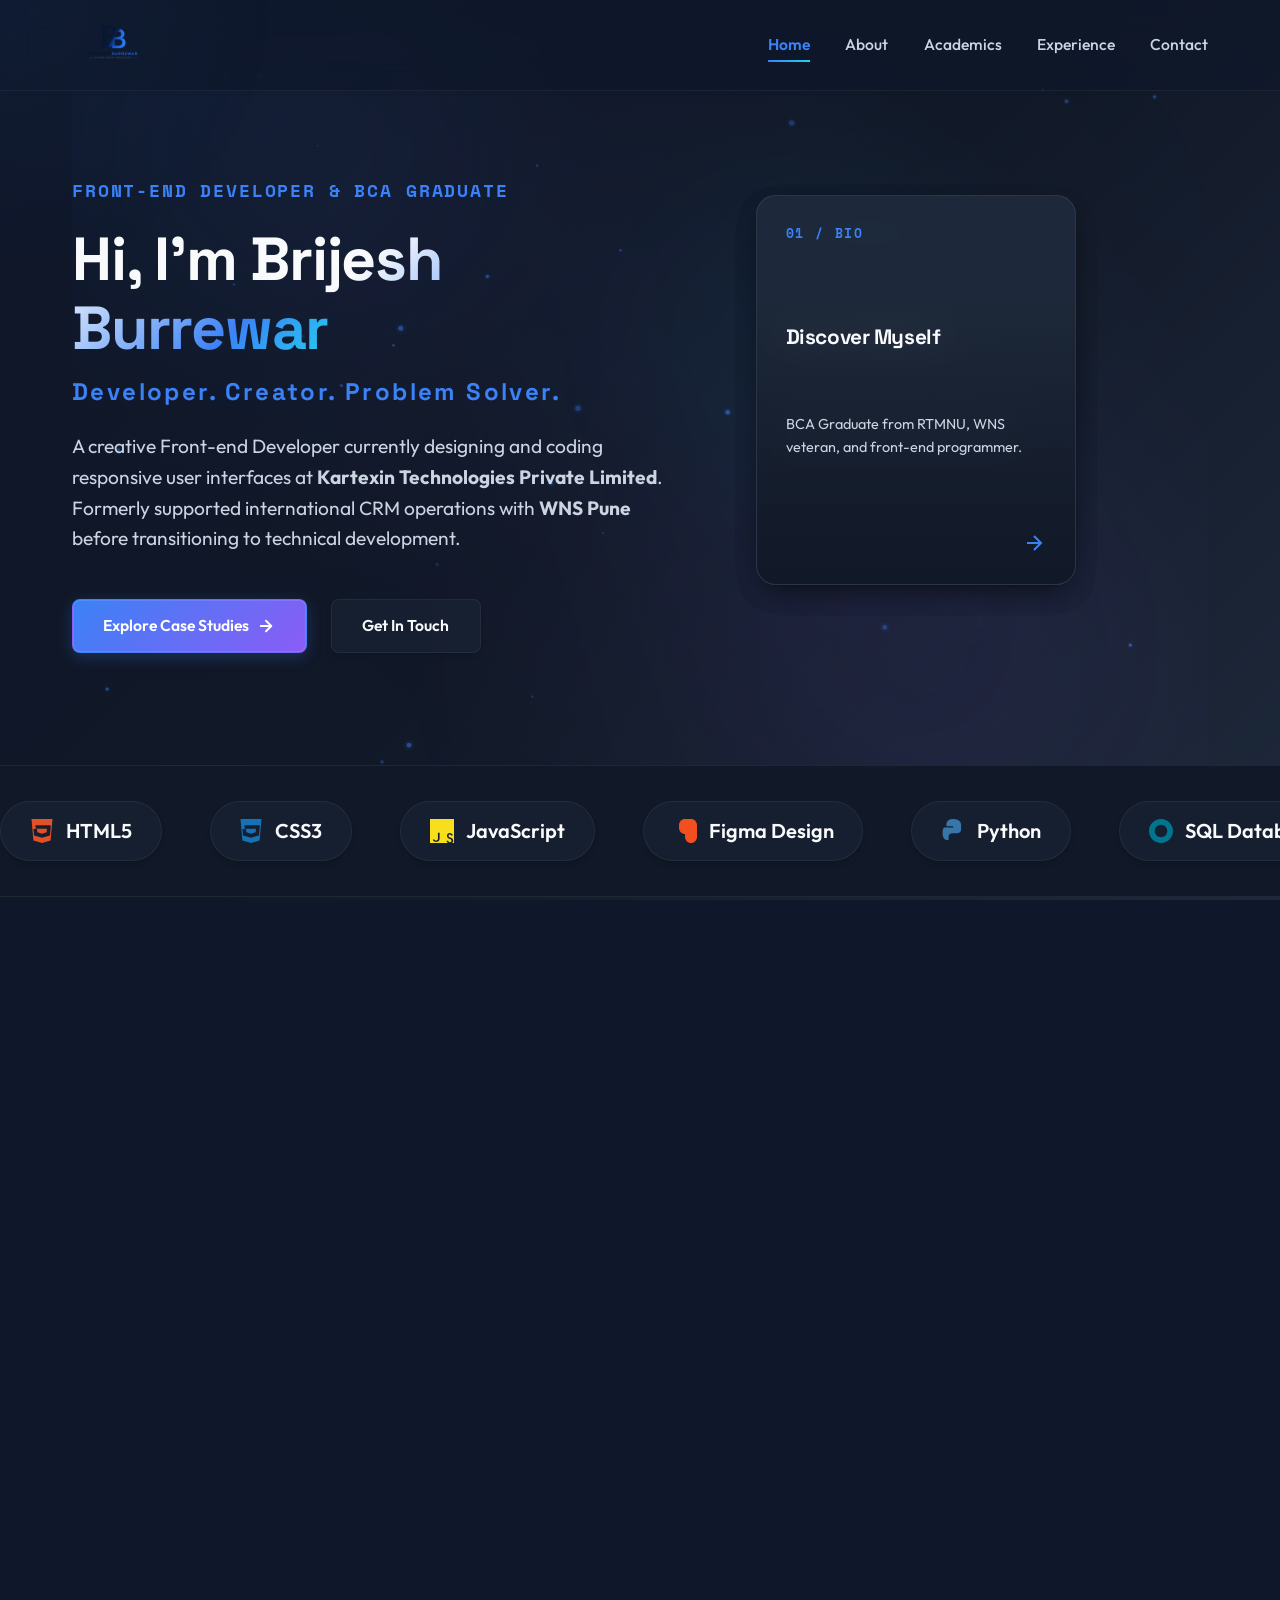
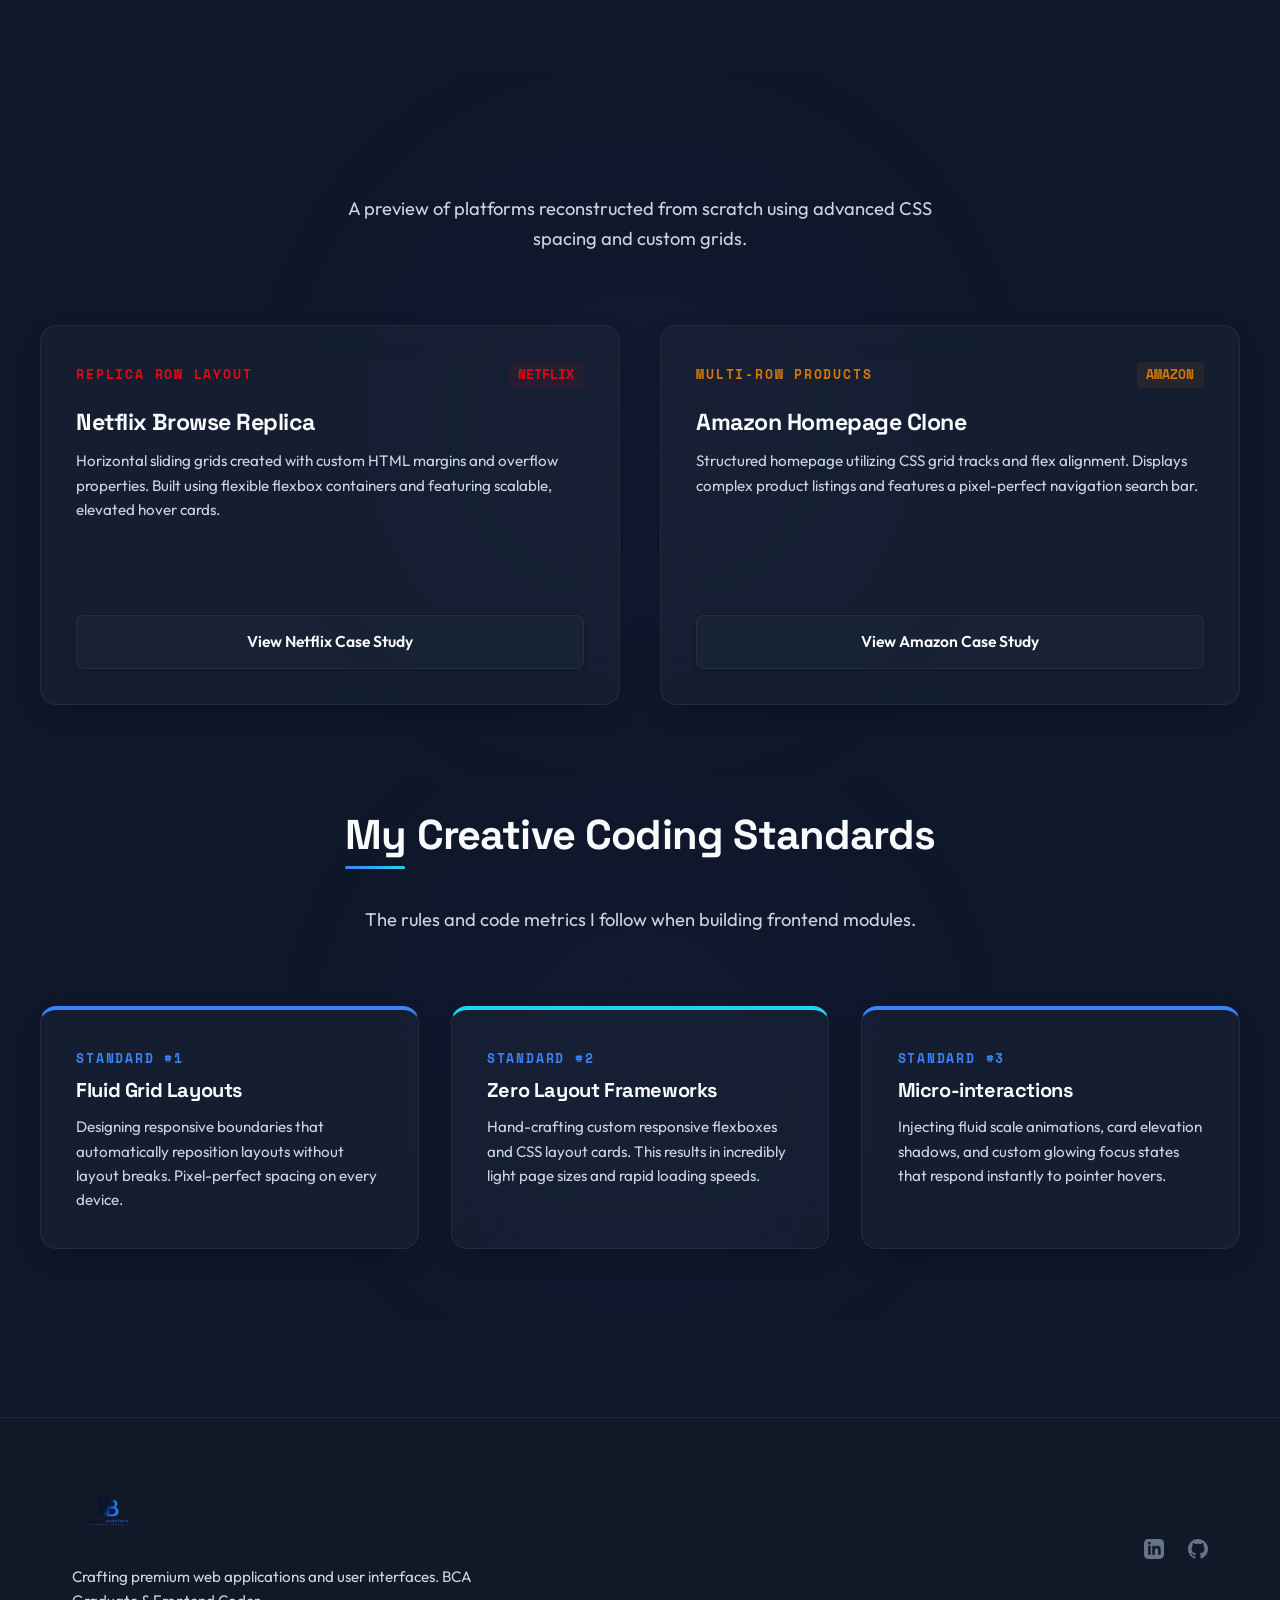
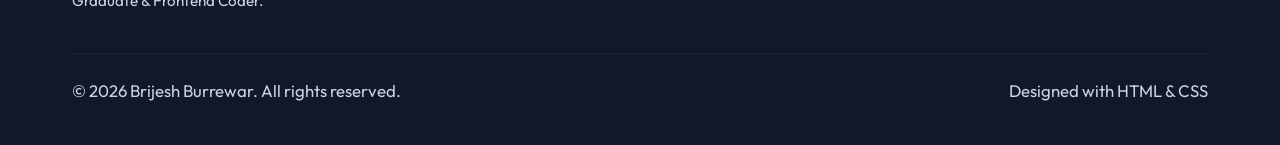
<file: index.html>
<!DOCTYPE html>
<html lang="en">
<head>
    <meta charset="UTF-8">
    <meta name="viewport" content="width=device-width, initial-scale=1.0">
    <title>Brijesh Burrewar | Personal Portfolio</title>
    <meta name="description" content="Personal Portfolio of Brijesh Burrewar - Front-end Developer at Kartexin Technologies. BCA Graduate specializing in creative web design and responsive interfaces.">
    
    <!-- Monogram Brand Favicon -->
    <link rel="icon" type="image/png" href="Favicon_Icon.png">
    
    <link rel="stylesheet" href="css/style.css">
</head>
<body>

    <!-- NAVBAR -->
    <header class="navbar" id="navbar">
        <div class="container nav-container">
            <a href="index.html" class="logo-link">
                <img src="Logo.png" alt="Brijesh Burrewar Logo" class="logo-img">
            </a>
            
            <div class="nav-right">
                <ul class="nav-menu" id="nav-menu">
                    <li><a href="index.html" class="nav-link active">Home</a></li>
                    <li><a href="about.html" class="nav-link">About</a></li>
                    <li><a href="academics.html" class="nav-link">Academics</a></li>
                    <li><a href="experience.html" class="nav-link">Experience</a></li>
                    <li><a href="contact.html" class="nav-link">Contact</a></li>
                </ul>
            </div>
            
            <button class="mobile-nav-toggle" id="mobile-nav-toggle" aria-label="Toggle Menu">
                <svg width="24" height="24" viewBox="0 0 24 24" fill="none" stroke="currentColor" stroke-width="2"><path d="M3 12h18M3 6h18M3 18h18"/></svg>
            </button>
        </div>
    </header>

    <!-- HERO SECTION -->
    <main class="container">
        <section class="section hero-wrapper">
            <div class="hero-content">
                <p class="hero-subtitle">FRONT-END DEVELOPER & BCA GRADUATE</p>
                <h1 class="hero-title">Hi, I'm <span class="gradient-text">Brijesh Burrewar</span></h1>
                <h3 class="hero-subtitle text-glow" style="font-size: 1.5rem; margin-top: -1rem; margin-bottom: 1.5rem; font-family: var(--font-heading);">
                    Developer. Creator. Problem Solver.
                </h3>
                <p class="hero-description">
                    A creative Front-end Developer currently designing and coding responsive user interfaces at <strong>Kartexin Technologies Private Limited</strong>. Formerly supported international CRM operations with <strong>WNS Pune</strong> before transitioning to technical development.
                </p>
                <div class="hero-cta">
                    <a href="academics.html" class="btn btn-primary">
                        Explore Case Studies
                        <svg width="18" height="18" viewBox="0 0 24 24" fill="none" stroke="currentColor" stroke-width="2.5" stroke-linecap="round" stroke-linejoin="round"><line x1="5" y1="12" x2="19" y2="12"></line><polyline points="12 5 19 12 12 19"></polyline></svg>
                    </a>
                    <a href="contact.html" class="btn btn-secondary">Get In Touch</a>
                </div>
            </div>
            
            <!-- Rotating Perspective Card Stack -->
            <div class="hero-deck">
                <div class="deck-card card-about" onclick="window.location.href='about.html'">
                    <span class="mono-tag">01 / BIO</span>
                    <h4 class="deck-card-title">Discover Myself</h4>
                    <p class="deck-card-desc">BCA Graduate from RTMNU, WNS veteran, and front-end programmer.</p>
                    <svg width="24" height="24" viewBox="0 0 24 24" fill="none" stroke="var(--accent-primary)" stroke-width="2" style="margin-top: 1rem; align-self: flex-end;"><line x1="5" y1="12" x2="19" y2="12"></line><polyline points="12 5 19 12 12 19"></polyline></svg>
                </div>
                <div class="deck-card card-academics" onclick="window.location.href='academics.html'">
                    <span class="mono-tag">02 / PROJECTS</span>
                    <h4 class="deck-card-title">Explore My Work</h4>
                    <p class="deck-card-desc">Detailed case studies on Amazon and Netflix grid clones using custom CSS.</p>
                    <svg width="24" height="24" viewBox="0 0 24 24" fill="none" stroke="var(--accent-cyan)" stroke-width="2" style="margin-top: 1rem; align-self: flex-end;"><line x1="5" y1="12" x2="19" y2="12"></line><polyline points="12 5 19 12 12 19"></polyline></svg>
                </div>
                <div class="deck-card card-experience" onclick="window.location.href='experience.html'">
                    <span class="mono-tag">03 / EXPERIENCE</span>
                    <h4 class="deck-card-title">Work Experience</h4>
                    <p class="deck-card-desc">Read about my role at Kartexin Technologies, WNS Pune operations, and technical achievements.</p>
                    <svg width="24" height="24" viewBox="0 0 24 24" fill="none" stroke="var(--accent-primary)" stroke-width="2" style="margin-top: 1rem; align-self: flex-end;"><line x1="5" y1="12" x2="19" y2="12"></line><polyline points="12 5 19 12 12 19"></polyline></svg>
                </div>
            </div>
        </section>
    </main>

    <!-- FLOATING SKILLS TICKER -->
    <div class="skills-marquee">
        <div class="marquee-inner">
            <div class="marquee-item">
                <svg viewBox="0 0 24 24" fill="#e34f26"><path d="M1.5 0h21l-1.91 21.563L12 24l-8.59-2.438L1.5 0zm17.078 6.136H5.422l.318 3.545h11.238l-.324 3.633L12 14.731l-4.654-1.417-.297-3.344H3.456l.575 6.44L12 18.669l7.969-2.27.766-8.593-.157-1.67z"/></svg>
                HTML5
            </div>
            <div class="marquee-item">
                <svg viewBox="0 0 24 24" fill="#1572b6"><path d="M1.5 0h21l-1.91 21.563L12 24l-8.59-2.438L1.5 0zm17.078 6.136H5.422l.318 3.545h11.238l-.324 3.633L12 14.731l-4.654-1.417-.297-3.344H3.456l.575 6.44L12 18.669l7.969-2.27.766-8.593-.157-1.67z" style="fill:#1572b6;"/></svg>
                CSS3
            </div>
            <div class="marquee-item">
                <svg viewBox="0 0 24 24" fill="#f7df1e"><path d="M0 0h24v24H0V0zm20.087 18.683c-.943-.556-1.503-1.077-1.503-2.007 0-.77.533-1.282 1.229-1.282.693 0 1.201.419 1.385 1.059h1.602c-.189-1.518-1.379-2.418-2.986-2.418-1.53 0-2.83 1.068-2.83 2.693 0 2.519 2.054 2.822 3.327 3.545.922.502 1.258.943 1.258 1.558 0 .822-.689 1.341-1.616 1.341-.986 0-1.644-.592-1.802-1.488h-1.67c.21 1.83 1.637 2.85 3.472 2.85 1.776 0 3.284-1.03 3.284-2.822 0-2.128-1.488-2.503-2.923-3.43zm-10.457.77V13.84H7.925v5.719c0 1.32-.58 1.954-1.748 1.954-.954 0-1.48-.48-1.713-1.127H2.826c.245 1.506 1.348 2.457 3.35 2.457 2.222 0 3.454-1.196 3.454-3.39z"/></svg>
                JavaScript
            </div>
            <div class="marquee-item">
                <svg viewBox="0 0 24 24" fill="#f24e1e"><path d="M12 0C8.688 0 6 2.688 6 6v3c0 3.312 2.688 6 6 6v3c0 3.312 2.688 6 6 6s6-2.688 6-6V6c0-3.312-2.688-6-6-6z" style="fill:#f24e1e;"/></svg>
                Figma Design
            </div>
            <div class="marquee-item">
                <svg viewBox="0 0 24 24" fill="#3776ab"><path d="M12.001 0C5.385 0 5.4 5.2 5.4 5.2v2h6.7V8.5h-8.7S1.6 8.5 1.6 14.6s3.8 6.4 3.8 6.4h2.2v-3.1s-.1-3.7 3.7-3.7h5.1s3.7 0 3.7-3.6V5.5S20.1 0 12.001 0z"/></svg>
                Python
            </div>
            <div class="marquee-item">
                <svg viewBox="0 0 24 24" fill="#00758f"><path d="M12 0C5.373 0 0 5.373 0 12s5.373 12 12 12 12-5.373 12-12S18.627 0 12 0zm0 18.25c-3.447 0-6.25-2.803-6.25-6.25S8.553 5.75 12 5.75s6.25 2.803 6.25 6.25-2.803 6.25-6.25 6.25z"/></svg>
                SQL Databases
            </div>
            <div class="marquee-item">
                <svg viewBox="0 0 24 24" fill="#f05032"><path d="M23.384 11.41L12.59.616a1.674 1.674 0 00-2.37 0L8.85 1.986l3.18 3.18a3.17 3.17 0 014.28 4.28l3.19 3.19a3.16 3.16 0 011.08 1.95 3.18 3.18 0 01-5.12 2.78l-3.19-3.19v4.29a3.17 3.17 0 01-1.95 2.84 3.18 3.18 0 01-4.01-4.01v-4.29L7.05 10.23a3.17 3.17 0 01-2.84-1.95 3.18 3.18 0 014.01-4.01l3.19 3.19V3.17A1.67 1.67 0 0010.23.61L.616 10.23a1.674 1.674 0 000 2.37l10.794 10.794a1.674 1.674 0 002.37 0l10.794-10.794a1.674 1.674 0 000-2.37z"/></svg>
                Git / GitHub
            </div>
            
            <!-- Duplicates -->
            <div class="marquee-item"><svg viewBox="0 0 24 24" fill="#e34f26"><path d="M1.5 0h21l-1.91 21.563L12 24l-8.59-2.438L1.5 0zm17.078 6.136H5.422l.318 3.545h11.238l-.324 3.633L12 14.731l-4.654-1.417-.297-3.344H3.456l.575 6.44L12 18.669l7.969-2.27.766-8.593-.157-1.67z"/></svg>HTML5</div>
            <div class="marquee-item"><svg viewBox="0 0 24 24" fill="#1572b6"><path d="M1.5 0h21l-1.91 21.563L12 24l-8.59-2.438L1.5 0zm17.078 6.136H5.422l.318 3.545h11.238l-.324 3.633L12 14.731l-4.654-1.417-.297-3.344H3.456l.575 6.44L12 18.669l7.969-2.27.766-8.593-.157-1.67z"/></svg>CSS3</div>
            <div class="marquee-item"><svg viewBox="0 0 24 24" fill="#f7df1e"><path d="M0 0h24v24H0V0zm20.087 18.683c-.943-.556-1.503-1.077-1.503-2.007 0-.77.533-1.282 1.229-1.282.693 0 1.201.419 1.385 1.059h1.602c-.189-1.518-1.379-2.418-2.986-2.418-1.53 0-2.83 1.068-2.83 2.693 0 2.519 2.054 2.822 3.327 3.545.922.502 1.258.943 1.258 1.558 0 .822-.689 1.341-1.616 1.341-.986 0-1.644-.592-1.802-1.488h-1.67c.21 1.83 1.637 2.85 3.472 2.85 1.776 0 3.284-1.03 3.284-2.822 0-2.128-1.488-2.503-2.923-3.43zm-10.457.77V13.84H7.925v5.719c0 1.32-.58 1.954-1.748 1.954-.954 0-1.48-.48-1.713-1.127H2.826c.245 1.506 1.348 2.457 3.35 2.457 2.222 0 3.454-1.196 3.454-3.39z"/></svg>JavaScript</div>
            <div class="marquee-item"><svg viewBox="0 0 24 24" fill="#f24e1e"><path d="M12 0C8.688 0 6 2.688 6 6v3c0 3.312 2.688 6 6 6v3c0 3.312 2.688 6 6 6s6-2.688 6-6V6c0-3.312-2.688-6-6-6z"/></svg>Figma Design</div>
        </div>
    </div>

    <!-- CURRENT EXPERIENCE FEATURE SECTION -->
    <section class="section container">
        <div class="card" style="display: grid; grid-template-columns: 1fr 1.8fr; gap: 3rem; align-items: center; border-left: 6px solid var(--accent-primary);">
            <div>
                <span class="mono-tag">CURRENT ROLE</span>
                <h2 style="font-size: 2.2rem; line-height: 1.25; margin-bottom: 0.8rem;">Kartexin Technologies</h2>
                <h4 style="color: var(--accent-primary); font-weight: 600; margin-bottom: 0.8rem; font-family: var(--font-body); font-size: 1.1rem;">Front-end Developer</h4>
                <span class="mono-tag" style="color: var(--text-muted); font-size: 0.85rem;">2026 - PRESENT</span>
            </div>
            <div>
                <p style="color: var(--text-secondary); margin-bottom: 1rem; font-size: 1.05rem;">
                    Working as a Front-end Developer at Kartexin Technologies Private Limited in Pune. Responsible for building responsive page architectures, establishing clean CSS layout modules, and coding pixel-perfect frontend layouts.
                </p>
                <a href="experience.html" style="font-family: var(--font-body); font-weight: 700; color: var(--accent-primary); display: inline-flex; align-items: center; gap: 0.5rem; font-size: 0.98rem;">
                    See My Detailed Experience File
                    <svg width="16" height="16" viewBox="0 0 24 24" fill="none" stroke="currentColor" stroke-width="2.5"><line x1="5" y1="12" x2="19" y2="12"></line><polyline points="12 5 19 12 12 19"></polyline></svg>
                </a>
            </div>
        </div>
    </section>

    <!-- PREVIOUS CAREER BLOCK -->
    <section class="section container" style="padding-top: 2rem;">
        <div class="card" style="display: grid; grid-template-columns: 1fr 1.8fr; gap: 3rem; align-items: center; border-left: 6px solid var(--accent-cyan);">
            <div>
                <span class="mono-tag" style="color: var(--accent-cyan)">PREVIOUS ROLE</span>
                <h2 style="font-size: 2.2rem; line-height: 1.25; margin-bottom: 0.8rem;">WNS Global Services</h2>
                <h4 style="color: var(--accent-cyan); font-weight: 600; margin-bottom: 0.8rem; font-family: var(--font-body); font-size: 1.1rem;">Operations Associate</h4>
                <span class="mono-tag" style="color: var(--text-muted); font-size: 0.85rem;">2024 - 2026</span>
            </div>
            <div>
                <p style="color: var(--text-secondary); margin-bottom: 1rem; font-size: 1.05rem;">
                    Managed international operations out of Pune, utilizing global travel and booking software (Sabre, Amadeus) and CRM tools to resolve complex transactions, rebookings, and data update requests under strict service quality SLAs.
                </p>
                <a href="experience.html" style="font-family: var(--font-body); font-weight: 700; color: var(--accent-cyan); display: inline-flex; align-items: center; gap: 0.5rem; font-size: 0.98rem;">
                    View Operational Milestones
                    <svg width="16" height="16" viewBox="0 0 24 24" fill="none" stroke="currentColor" stroke-width="2.5"><line x1="5" y1="12" x2="19" y2="12"></line><polyline points="12 5 19 12 12 19"></polyline></svg>
                </a>
            </div>
        </div>
    </section>

    <!-- CREATIVE PROJECT PREVIEW SHOWCASE -->
    <section class="section container" style="padding-top: 2rem;">
        <div class="section-header">
            <h2>Featured Projects & Clones</h2>
            <p>A preview of platforms reconstructed from scratch using advanced CSS spacing and custom grids.</p>
        </div>
        
        <div style="display: grid; grid-template-columns: repeat(auto-fit, minmax(340px, 1fr)); gap: 2.5rem;">
            <!-- Netflix Card -->
            <div class="card" style="display: flex; flex-direction: column; justify-content: space-between; min-height: 380px;">
                <div>
                    <div style="display: flex; justify-content: space-between; align-items: center; margin-bottom: 1.2rem;">
                        <span class="mono-tag" style="color: #e50914; margin-bottom: 0;">REPLICA ROW LAYOUT</span>
                        <span style="font-family: var(--font-mono); font-size: 0.8rem; background: rgba(229, 9, 20, 0.08); color: #e50914; padding: 0.2rem 0.6rem; border-radius: 4px; font-weight: 700;">NETFLIX</span>
                    </div>
                    <h3 class="card-title">Netflix Browse Replica</h3>
                    <p style="font-size: 0.95rem; line-height: 1.6; margin-bottom: 1.5rem;">
                        Horizontal sliding grids created with custom HTML margins and overflow properties. Built using flexible flexbox containers and featuring scalable, elevated hover cards.
                    </p>
                </div>
                <a href="academics.html" class="btn btn-secondary" style="width: 100%;">View Netflix Case Study</a>
            </div>

            <!-- Amazon Card -->
            <div class="card" style="display: flex; flex-direction: column; justify-content: space-between; min-height: 380px;">
                <div>
                    <div style="display: flex; justify-content: space-between; align-items: center; margin-bottom: 1.2rem;">
                        <span class="mono-tag" style="color: #d97706; margin-bottom: 0;">MULTI-ROW PRODUCTS</span>
                        <span style="font-family: var(--font-mono); font-size: 0.8rem; background: rgba(217, 119, 6, 0.08); color: #d97706; padding: 0.2rem 0.6rem; border-radius: 4px; font-weight: 700;">AMAZON</span>
                    </div>
                    <h3 class="card-title">Amazon Homepage Clone</h3>
                    <p style="font-size: 0.95rem; line-height: 1.6; margin-bottom: 1.5rem;">
                        Structured homepage utilizing CSS grid tracks and flex alignment. Displays complex product listings and features a pixel-perfect navigation search bar.
                    </p>
                </div>
                <a href="academics.html" class="btn btn-secondary" style="width: 100%;">View Amazon Case Study</a>
            </div>
        </div>
    </section>

    <!-- CORE PHILOSOPHY -->
    <section class="section container" style="padding-top: 2rem;">
        <div class="section-header">
            <h2>My Creative Coding Standards</h2>
            <p>The rules and code metrics I follow when building frontend modules.</p>
        </div>
        
        <div style="display: grid; grid-template-columns: repeat(auto-fit, minmax(300px, 1fr)); gap: 2rem;">
            <div class="card" style="border-top: 4px solid var(--accent-primary);">
                <span class="mono-tag">STANDARD #1</span>
                <h3 class="card-title" style="font-size: 1.25rem;">Fluid Grid Layouts</h3>
                <p style="font-size: 0.95rem;">Designing responsive boundaries that automatically reposition layouts without layout breaks. Pixel-perfect spacing on every device.</p>
            </div>
            
            <div class="card" style="border-top: 4px solid var(--accent-cyan);">
                <span class="mono-tag">STANDARD #2</span>
                <h3 class="card-title" style="font-size: 1.25rem;">Zero Layout Frameworks</h3>
                <p style="font-size: 0.95rem;">Hand-crafting custom responsive flexboxes and CSS layout cards. This results in incredibly light page sizes and rapid loading speeds.</p>
            </div>

            <div class="card" style="border-top: 4px solid var(--accent-primary);">
                <span class="mono-tag">STANDARD #3</span>
                <h3 class="card-title" style="font-size: 1.25rem;">Micro-interactions</h3>
                <p style="font-size: 0.95rem;">Injecting fluid scale animations, card elevation shadows, and custom glowing focus states that respond instantly to pointer hovers.</p>
            </div>
        </div>
    </section>

    <!-- FOOTER -->
    <footer>
        <div class="container">
            <div class="footer-content">
                <div class="footer-info">
                    <img src="Logo.png" alt="Brijesh Burrewar Logo" class="footer-logo">
                    <p class="footer-desc">Crafting premium web applications and user interfaces. BCA Graduate & Frontend Coder.</p>
                </div>
                <div class="footer-socials">
                    <a href="https://linkedin.com" class="social-icon" target="_blank" aria-label="LinkedIn">
                        <svg width="20" height="20" fill="currentColor" viewBox="0 0 24 24"><path d="M19 0h-14c-2.761 0-5 2.239-5 5v14c0 2.761 2.239 5 5 5h14c2.762 0 5-2.239 5-5v-14c0-2.761-2.238-5-5-5zm-11 19h-3v-11h3v11zm-1.5-12.268c-.966 0-1.75-.779-1.75-1.75s.784-1.75 1.75-1.75 1.75.779 1.75 1.75-.784 1.75-1.75 1.75zm13.5 12.268h-3v-5.604c0-3.368-4-3.113-4 0v5.604h-3v-11h3v1.765c1.396-2.586 7-2.777 7 2.476v6.759z"/></svg>
                    </a>
                    <a href="https://github.com/Brijesh99-Begninner" class="social-icon" target="_blank" aria-label="GitHub">
                        <svg width="20" height="20" fill="currentColor" viewBox="0 0 24 24"><path d="M12 0c-6.626 0-12 5.373-12 12 0 5.302 3.438 9.8 8.207 11.387.599.111.793-.261.793-.577v-2.234c-3.338.726-4.033-1.416-4.033-1.416-.546-1.387-1.333-1.756-1.333-1.756-1.089-.745.083-.729.083-.729 1.205.084 1.839 1.237 1.839 1.237 1.07 1.834 2.807 1.304 3.492.997.107-.775.418-1.305.762-1.604-2.665-.305-5.467-1.334-5.467-5.931 0-1.311.469-2.381 1.236-3.221-.124-.303-.535-1.524.117-3.176 0 0 1.008-.322 3.301 1.23.957-.266 1.983-.399 3.003-.404 1.02.005 2.047.138 3.006.404 2.291-1.552 3.297-1.23 3.297-1.23.653 1.653.242 2.874.118 3.176.77.84 1.235 1.911 1.235 3.221 0 4.609-2.807 5.624-5.479 5.921.43.372.823 1.102.823 2.222v3.293c0 .319.192.694.801.576 4.765-1.589 8.199-6.086 8.199-11.386 0-6.627-5.373-12-12-12z"/></svg>
                    </a>
                </div>
            </div>
            <div class="footer-bottom">
                <p>&copy; 2026 Brijesh Burrewar. All rights reserved.</p>
                <p>Designed with HTML & CSS</p>
            </div>
        </div>
    </footer>

    <!-- JAVASCRIPT -->
    <script src="js/main.js"></script>
</body>
</html>
</file>
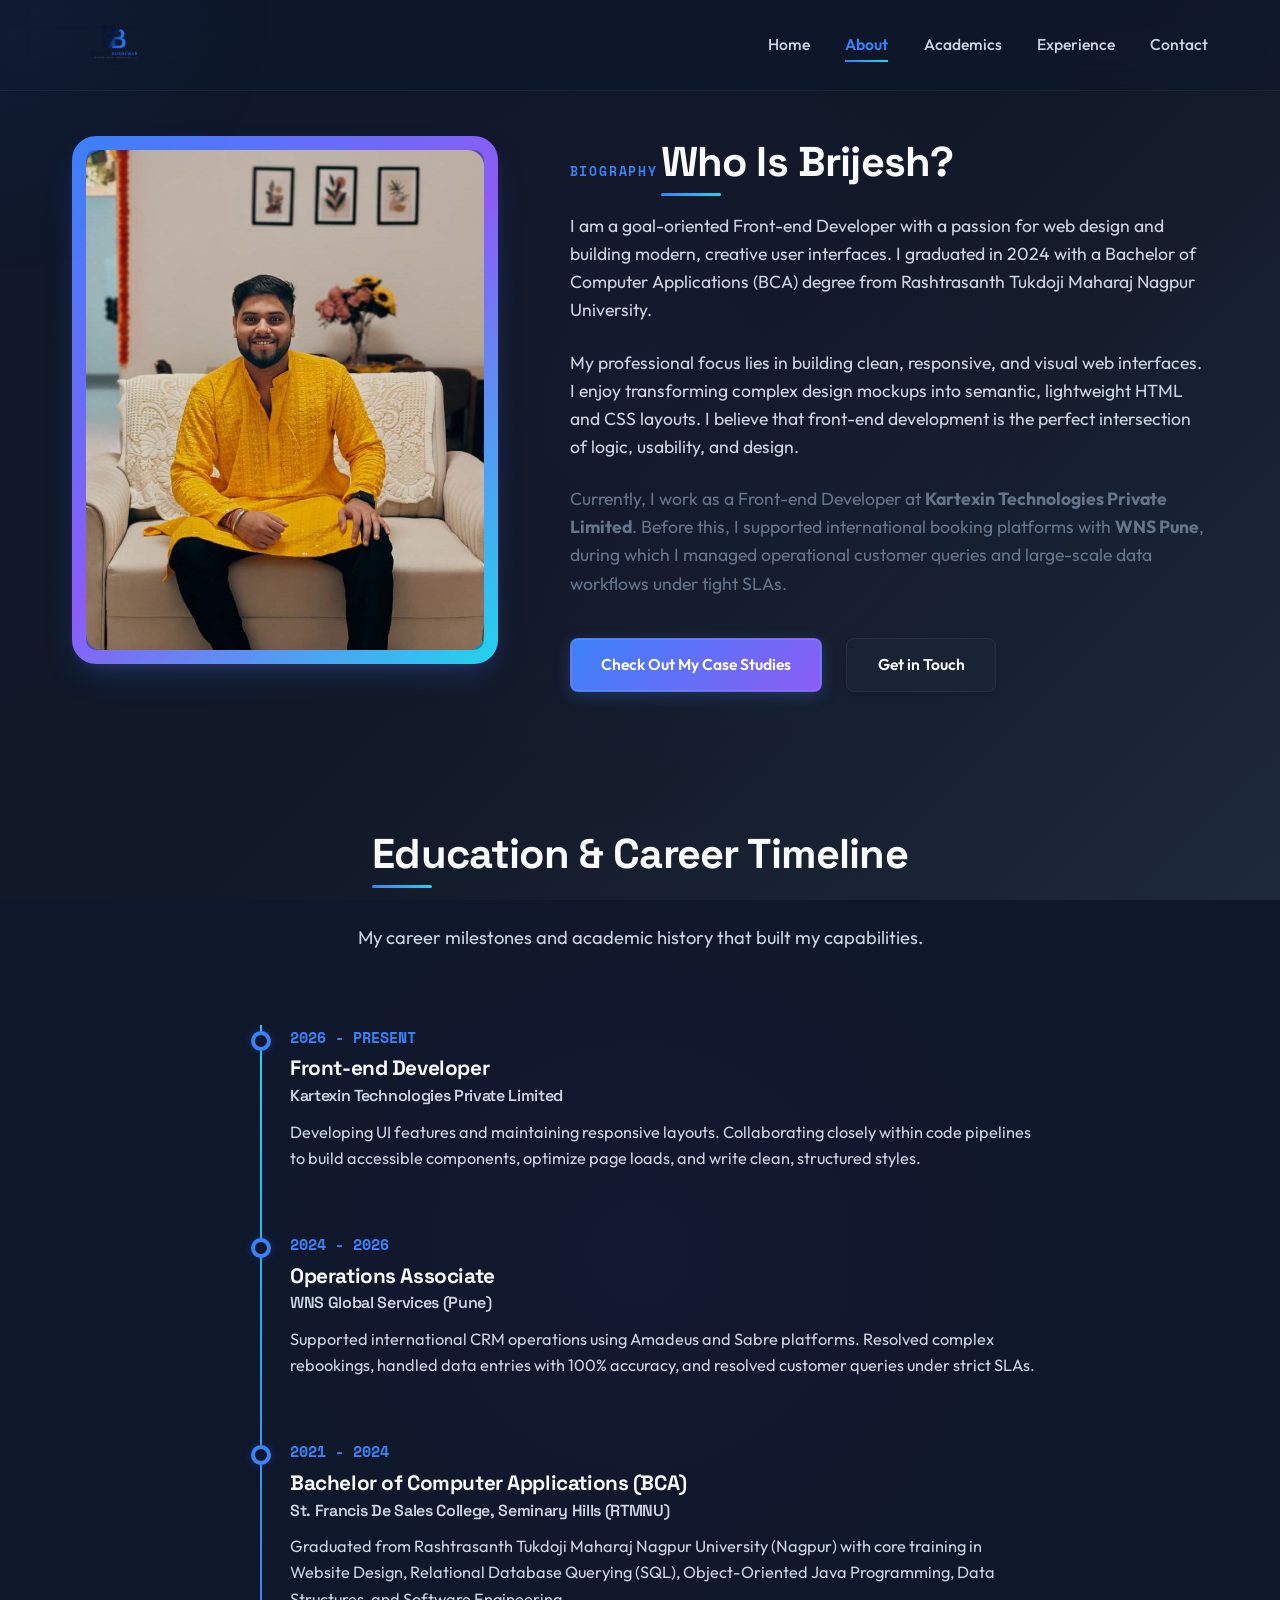
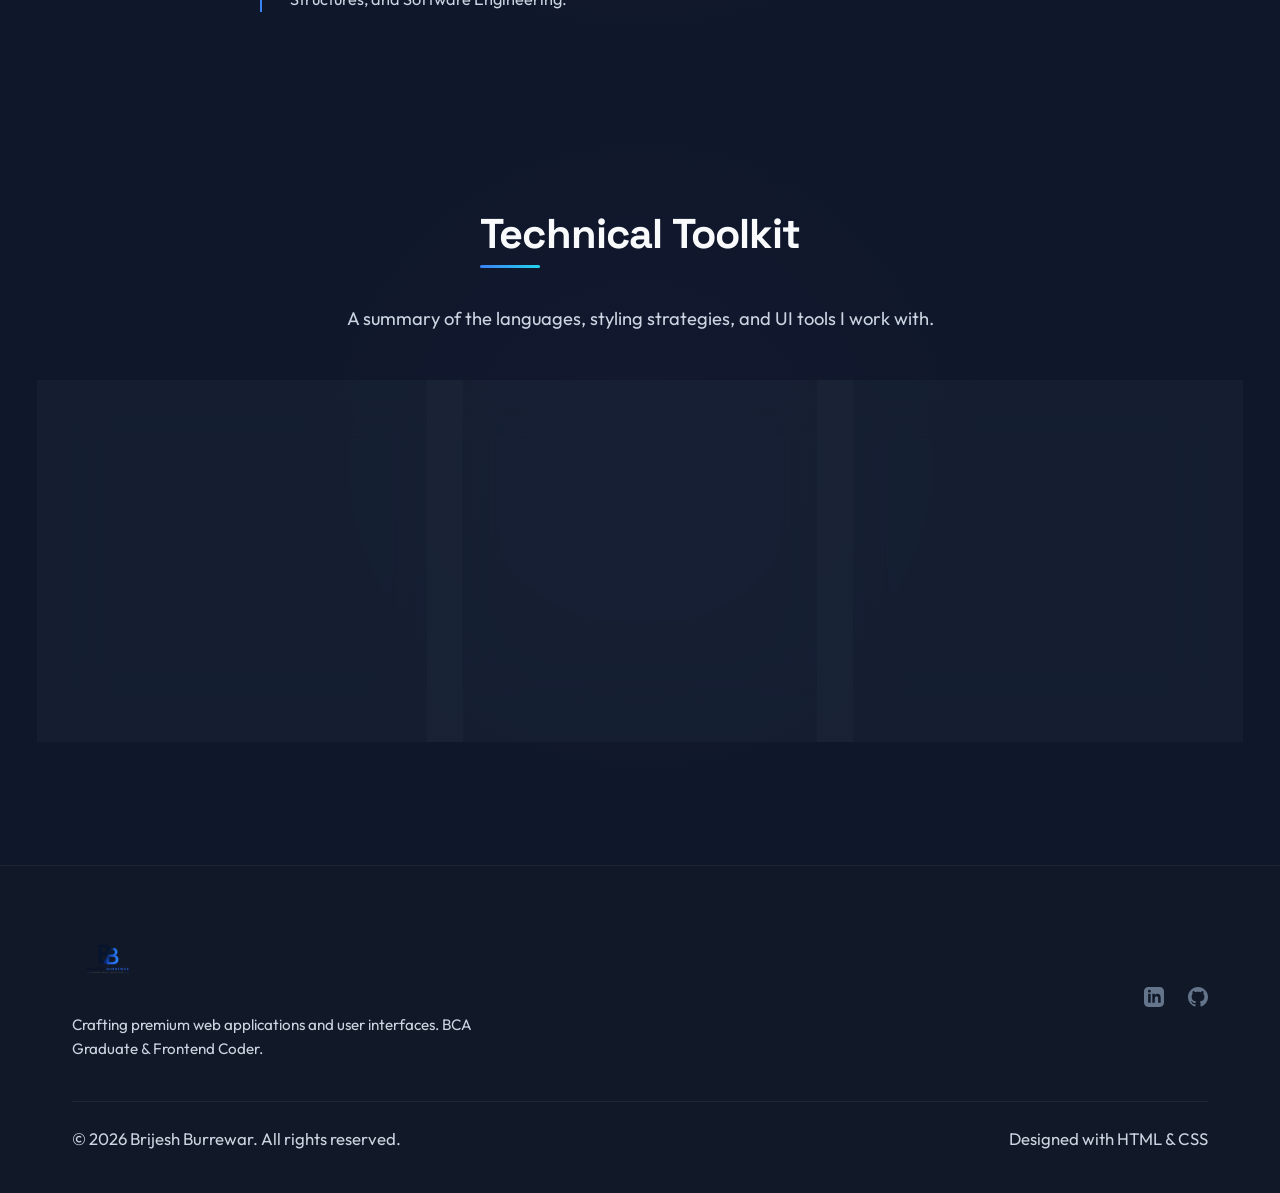
<file: about.html>
<!DOCTYPE html>
<html lang="en">
<head>
    <meta charset="UTF-8">
    <meta name="viewport" content="width=device-width, initial-scale=1.0">
    <title>About Me | Brijesh Burrewar</title>
    <meta name="description" content="Learn more about Brijesh Burrewar - Front-end Developer at Kartexin Technologies and BCA Graduate. Read about his timeline, education, and skills.">
    
    <!-- Monogram Brand Favicon -->
    <link rel="icon" type="image/png" href="Favicon_Icon.png">
    
    <link rel="stylesheet" href="css/style.css">
</head>
<body>

    <!-- NAVBAR -->
    <header class="navbar" id="navbar">
        <div class="container nav-container">
            <a href="index.html" class="logo-link">
                <img src="Logo.png" alt="Brijesh Burrewar Logo" class="logo-img">
            </a>
            
            <div class="nav-right">
                <ul class="nav-menu" id="nav-menu">
                    <li><a href="index.html" class="nav-link">Home</a></li>
                    <li><a href="about.html" class="nav-link active">About</a></li>
                    <li><a href="academics.html" class="nav-link">Academics</a></li>
                    <li><a href="experience.html" class="nav-link">Experience</a></li>
                    <li><a href="contact.html" class="nav-link">Contact</a></li>
                </ul>
            </div>
            
            <button class="mobile-nav-toggle" id="mobile-nav-toggle" aria-label="Toggle Menu">
                <svg width="24" height="24" viewBox="0 0 24 24" fill="none" stroke="currentColor" stroke-width="2"><path d="M3 12h18M3 6h18M3 18h18"/></svg>
            </button>
        </div>
    </header>

    <!-- MAIN CONTENT -->
    <main class="container">
        <!-- BIO SECTION -->
        <section class="section about-grid">
            <div class="about-img-wrapper">
                <img src="My_Pic_cropped.jpg" alt="Brijesh Burrewar Profile Picture" class="about-img">
            </div>
            <div class="about-content">
                <span class="mono-tag">BIOGRAPHY</span>
                <h2>Who Is Brijesh?</h2>
                <p class="about-bio">
                    I am a goal-oriented Front-end Developer with a passion for web design and building modern, creative user interfaces. I graduated in 2024 with a Bachelor of Computer Applications (BCA) degree from Rashtrasanth Tukdoji Maharaj Nagpur University.
                </p>
                <p class="about-bio" style="color: var(--text-secondary);">
                    My professional focus lies in building clean, responsive, and visual web interfaces. I enjoy transforming complex design mockups into semantic, lightweight HTML and CSS layouts. I believe that front-end development is the perfect intersection of logic, usability, and design.
                </p>
                <p class="about-bio" style="color: var(--text-muted); margin-bottom: 2.5rem;">
                    Currently, I work as a Front-end Developer at <strong>Kartexin Technologies Private Limited</strong>. Before this, I supported international booking platforms with <strong>WNS Pune</strong>, during which I managed operational customer queries and large-scale data workflows under tight SLAs.
                </p>
                <div class="hero-cta" style="margin-top: 2rem;">
                    <a href="academics.html" class="btn btn-primary">Check Out My Case Studies</a>
                    <a href="contact.html" class="btn btn-secondary">Get in Touch</a>
                </div>
            </div>
        </section>

        <!-- EDUCATION & EXPERIENCE TIMELINE -->
        <section class="section" style="padding-top: 4rem;">
            <div class="section-header">
                <h2>Education & Career Timeline</h2>
                <p>My career milestones and academic history that built my capabilities.</p>
            </div>
            
            <div class="timeline">
                <div class="timeline-item">
                    <div class="timeline-dot"></div>
                    <div class="timeline-meta">2026 - PRESENT</div>
                    <h3 class="timeline-title">Front-end Developer</h3>
                    <h4 class="timeline-subtitle">Kartexin Technologies Private Limited</h4>
                    <p class="timeline-desc">
                        Developing UI features and maintaining responsive layouts. Collaborating closely within code pipelines to build accessible components, optimize page loads, and write clean, structured styles.
                    </p>
                </div>

                <div class="timeline-item">
                    <div class="timeline-dot"></div>
                    <div class="timeline-meta">2024 - 2026</div>
                    <h3 class="timeline-title">Operations Associate</h3>
                    <h4 class="timeline-subtitle">WNS Global Services (Pune)</h4>
                    <p class="timeline-desc">
                        Supported international CRM operations using Amadeus and Sabre platforms. Resolved complex rebookings, handled data entries with 100% accuracy, and resolved customer queries under strict SLAs.
                    </p>
                </div>

                <div class="timeline-item">
                    <div class="timeline-dot"></div>
                    <div class="timeline-meta">2021 - 2024</div>
                    <h3 class="timeline-title">Bachelor of Computer Applications (BCA)</h3>
                    <h4 class="timeline-subtitle">St. Francis De Sales College, Seminary Hills (RTMNU)</h4>
                    <p class="timeline-desc">
                        Graduated from Rashtrasanth Tukdoji Maharaj Nagpur University (Nagpur) with core training in Website Design, Relational Database Querying (SQL), Object-Oriented Java Programming, Data Structures, and Software Engineering.
                    </p>
                </div>
            </div>
        </section>

        <!-- SKILLS CATEGORIES -->
        <section class="section" style="padding-top: 4rem;">
            <div class="section-header">
                <h2>Technical Toolkit</h2>
                <p>A summary of the languages, styling strategies, and UI tools I work with.</p>
            </div>
            
            <div style="display: grid; grid-template-columns: repeat(auto-fit, minmax(280px, 1fr)); gap: 2.2rem; margin-top: 2rem;">
                <div class="card">
                    <h3 class="card-title" style="color: var(--accent-primary);">Frontend Core</h3>
                    <p style="margin-bottom: 1rem; font-size: 0.95rem;">Writing structured, semantic front-end components:</p>
                    <ul style="list-style: none; padding: 0; color: var(--text-secondary); font-size: 0.98rem; line-height: 1.8;">
                        <li>✔ HTML5 & DOM Layout Outline</li>
                        <li>✔ CSS3 (Variables, Flexbox, CSS Grid)</li>
                        <li>✔ JavaScript (DOM logic, page features)</li>
                        <li>✔ Responsive Design (Fluid widths)</li>
                    </ul>
                </div>
                
                <div class="card">
                    <h3 class="card-title" style="color: var(--accent-cyan);">Design & Tools</h3>
                    <p style="margin-bottom: 1rem; font-size: 0.95rem;">Prototyping and control systems:</p>
                    <ul style="list-style: none; padding: 0; color: var(--text-secondary); font-size: 0.98rem; line-height: 1.8;">
                        <li>✔ Figma Layouts & Blueprints</li>
                        <li>✔ Git Versioning & GitHub Control</li>
                        <li>✔ Visual Studio Code Editor</li>
                        <li>✔ Canva Graphic Assets & Branding</li>
                    </ul>
                </div>

                <div class="card">
                    <h3 class="card-title" style="color: var(--accent-primary);">Languages & DB</h3>
                    <p style="margin-bottom: 1rem; font-size: 0.95rem;">Computational logic and systems:</p>
                    <ul style="list-style: none; padding: 0; color: var(--text-secondary); font-size: 0.98rem; line-height: 1.8;">
                        <li>✔ Python Programming Scripts</li>
                        <li>✔ Relational Databases (SQL Queries)</li>
                        <li>✔ Core Object-Oriented Java</li>
                        <li>✔ General Data Structures & Algorithms</li>
                    </ul>
                </div>
            </div>
        </section>
    </main>

    <!-- FOOTER -->
    <footer>
        <div class="container">
            <div class="footer-content">
                <div class="footer-info">
                    <img src="Logo.png" alt="Brijesh Burrewar Logo" class="footer-logo">
                    <p class="footer-desc">Crafting premium web applications and user interfaces. BCA Graduate & Frontend Coder.</p>
                </div>
                <div class="footer-socials">
                    <a href="https://www.linkedin.com/in/brijesh-burrewar-b783b6298/" class="social-icon" target="_blank" aria-label="LinkedIn">
                        <svg width="20" height="20" fill="currentColor" viewBox="0 0 24 24"><path d="M19 0h-14c-2.761 0-5 2.239-5 5v14c0 2.761 2.239 5 5 5h14c2.762 0 5-2.239 5-5v-14c0-2.761-2.238-5-5-5zm-11 19h-3v-11h3v11zm-1.5-12.268c-.966 0-1.75-.779-1.75-1.75s.784-1.75 1.75-1.75 1.75.779 1.75 1.75-.784 1.75-1.75 1.75zm13.5 12.268h-3v-5.604c0-3.368-4-3.113-4 0v5.604h-3v-11h3v1.765c1.396-2.586 7-2.777 7 2.476v6.759z"/></svg>
                    </a>
                    <a href="https://github.com/Brijesh99-Begninner" class="social-icon" target="_blank" aria-label="GitHub">
                        <svg width="20" height="20" fill="currentColor" viewBox="0 0 24 24"><path d="M12 0c-6.626 0-12 5.373-12 12 0 5.302 3.438 9.8 8.207 11.387.599.111.793-.261.793-.577v-2.234c-3.338.726-4.033-1.416-4.033-1.416-.546-1.387-1.333-1.756-1.333-1.756-1.089-.745.083-.729.083-.729 1.205.084 1.839 1.237 1.839 1.237 1.07 1.834 2.807 1.304 3.492.997.107-.775.418-1.305.762-1.604-2.665-.305-5.467-1.334-5.467-5.931 0-1.311.469-2.381 1.236-3.221-.124-.303-.535-1.524.117-3.176 0 0 1.008-.322 3.301 1.23.957-.266 1.983-.399 3.003-.404 1.02.005 2.047.138 3.006.404 2.291-1.552 3.297-1.23 3.297-1.23.653 1.653.242 2.874.118 3.176.77.84 1.235 1.911 1.235 3.221 0 4.609-2.807 5.624-5.479 5.921.43.372.823 1.102.823 2.222v3.293c0 .319.192.694.801.576 4.765-1.589 8.199-6.086 8.199-11.386 0-6.627-5.373-12-12-12z"/></svg>
                    </a>
                </div>
            </div>
            <div class="footer-bottom">
                <p>&copy; 2026 Brijesh Burrewar. All rights reserved.</p>
                <p>Designed with HTML & CSS</p>
            </div>
        </div>
    </footer>

    <!-- JAVASCRIPT -->
    <script src="js/main.js"></script>
</body>
</html>
</file>
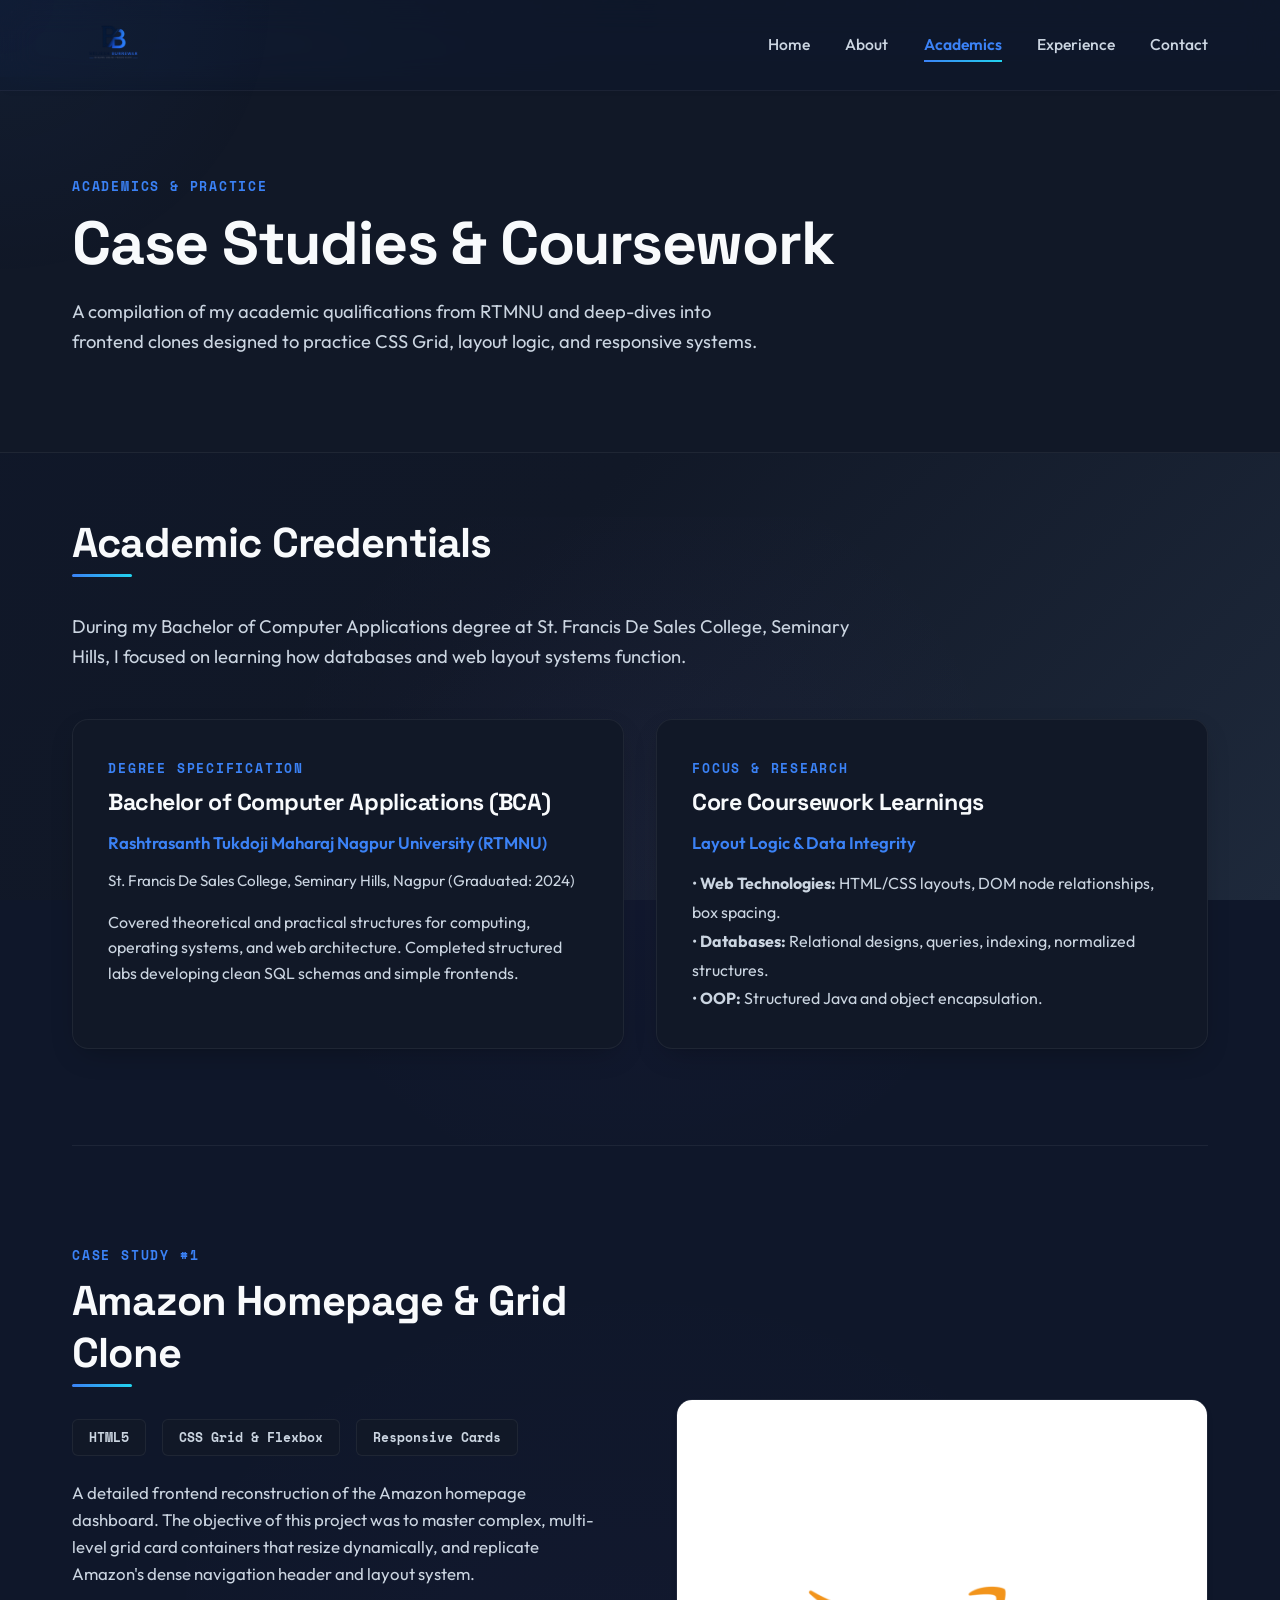
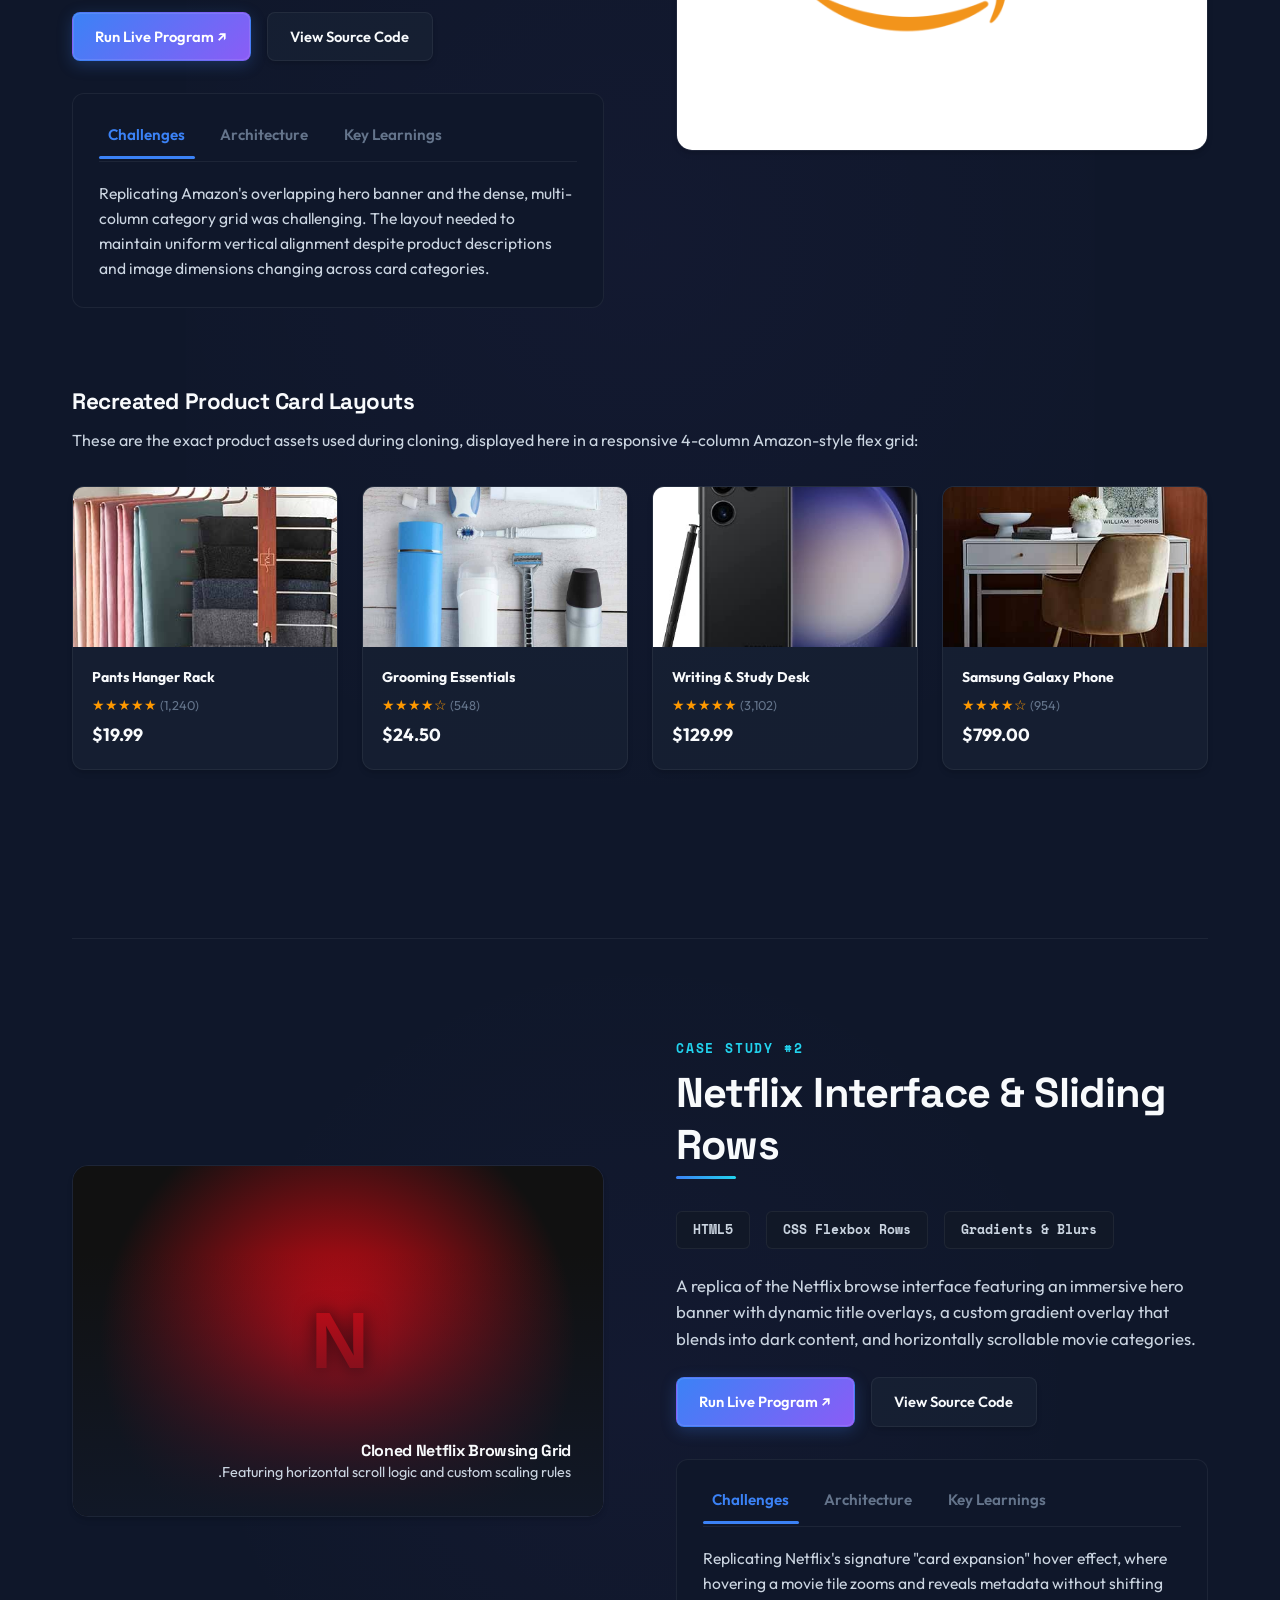
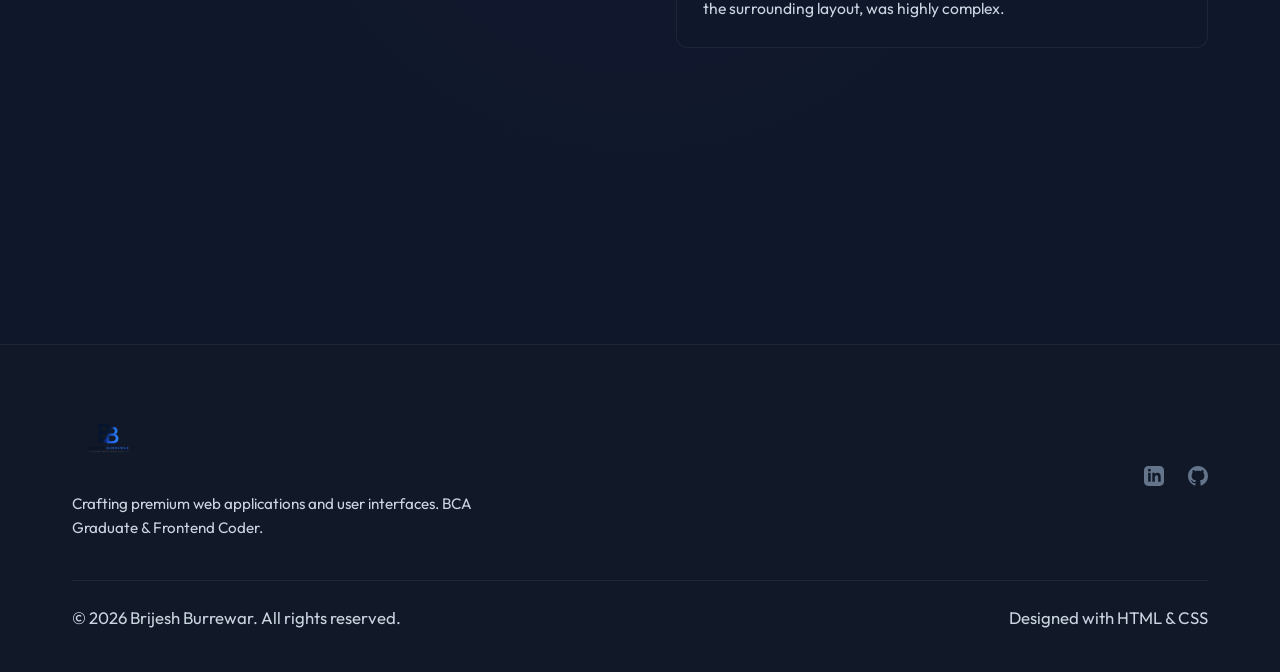
<file: academics.html>
<!DOCTYPE html>
<html lang="en">
<head>
    <meta charset="UTF-8">
    <meta name="viewport" content="width=device-width, initial-scale=1.0">
    <title>Academics & Case Studies | Brijesh Burrewar</title>
    <meta name="description" content="Academic details of Brijesh Burrewar - BCA graduate, and technical case studies on his clones of Amazon and Netflix built using HTML and CSS grid.">
    
    <!-- Monogram Brand Favicon -->
    <link rel="icon" type="image/png" href="Favicon_Icon.png">
    
    <link rel="stylesheet" href="css/style.css">
</head>
<body>

    <!-- NAVBAR -->
    <header class="navbar" id="navbar">
        <div class="container nav-container">
            <a href="index.html" class="logo-link">
                <img src="Logo.png" alt="Brijesh Burrewar Logo" class="logo-img">
            </a>
            
            <div class="nav-right">
                <ul class="nav-menu" id="nav-menu">
                    <li><a href="index.html" class="nav-link">Home</a></li>
                    <li><a href="about.html" class="nav-link">About</a></li>
                    <li><a href="academics.html" class="nav-link active">Academics</a></li>
                    <li><a href="experience.html" class="nav-link">Experience</a></li>
                    <li><a href="contact.html" class="nav-link">Contact</a></li>
                </ul>
            </div>
            
            <button class="mobile-nav-toggle" id="mobile-nav-toggle" aria-label="Toggle Menu">
                <svg width="24" height="24" viewBox="0 0 24 24" fill="none" stroke="currentColor" stroke-width="2"><path d="M3 12h18M3 6h18M3 18h18"/></svg>
            </button>
        </div>
    </header>

    <!-- CASE STUDY HERO -->
    <section class="case-study-hero">
        <div class="container">
            <span class="mono-tag" style="color: var(--accent-primary);">ACADEMICS & PRACTICE</span>
            <h1 style="margin-bottom: 1rem;">Case Studies & Coursework</h1>
            <p style="font-size: 1.15rem; max-width: 700px; color: var(--text-secondary);">
                A compilation of my academic qualifications from RTMNU and deep-dives into frontend clones designed to practice CSS Grid, layout logic, and responsive systems.
            </p>
        </div>
    </section>

    <!-- MAIN CONTAINER -->
    <main class="container" style="margin-top: 4rem;">
        
        <!-- ACADEMIC BACKGROUND -->
        <section class="section" style="padding-top: 0; padding-bottom: 6rem;">
            <div class="section-header" style="text-align: left; margin-bottom: 3rem;">
                <h2>Academic Credentials</h2>
                <p style="margin-left: 0; max-width: 800px; color: var(--text-secondary);">
                    During my Bachelor of Computer Applications degree at St. Francis De Sales College, Seminary Hills, I focused on learning how databases and web layout systems function.
                </p>
            </div>
            
            <div style="display: grid; grid-template-columns: repeat(auto-fit, minmax(320px, 1fr)); gap: 2rem;">
                <div class="card" style="background: var(--bg-secondary);">
                    <span class="mono-tag">DEGREE SPECIFICATION</span>
                    <h3 class="card-title">Bachelor of Computer Applications (BCA)</h3>
                    <p style="color: var(--accent-primary); margin-bottom: 0.8rem; font-weight: 600;">
                        Rashtrasanth Tukdoji Maharaj Nagpur University (RTMNU)
                    </p>
                    <p style="margin-bottom: 1rem; font-size: 0.95rem; color: var(--text-secondary);">
                        St. Francis De Sales College, Seminary Hills, Nagpur (Graduated: 2024)
                    </p>
                    <p style="font-size: 1rem; color: var(--text-secondary);">
                        Covered theoretical and practical structures for computing, operating systems, and web architecture. Completed structured labs developing clean SQL schemas and simple frontends.
                    </p>
                </div>
                
                <div class="card" style="background: var(--bg-secondary);">
                    <span class="mono-tag">FOCUS & RESEARCH</span>
                    <h3 class="card-title">Core Coursework Learnings</h3>
                    <p style="color: var(--accent-primary); margin-bottom: 0.8rem; font-weight: 600;">
                        Layout Logic & Data Integrity
                    </p>
                    <ul style="list-style: none; font-size: 1rem; padding: 0; color: var(--text-secondary); line-height: 1.8;">
                        <li>• <strong>Web Technologies:</strong> HTML/CSS layouts, DOM node relationships, box spacing.</li>
                        <li>• <strong>Databases:</strong> Relational designs, queries, indexing, normalized structures.</li>
                        <li>• <strong>OOP:</strong> Structured Java and object encapsulation.</li>
                    </ul>
                </div>
            </div>
        </section>

        <!-- CASE STUDY 1: AMAZON CLONE -->
        <section class="section" style="padding-top: 0; border-top: 1px solid var(--border-color); padding-top: 6rem;">
            <div class="case-study-grid">
                <div class="case-study-content">
                    <span class="mono-tag" style="color: var(--accent-primary);">CASE STUDY #1</span>
                    <h2 style="margin-bottom: 1rem;">Amazon Homepage & Grid Clone</h2>
                    
                    <div class="case-study-specs">
                        <span class="spec-badge">HTML5</span>
                        <span class="spec-badge">CSS Grid & Flexbox</span>
                        <span class="spec-badge">Responsive Cards</span>
                    </div>
                    
                    <p style="margin-bottom: 1.5rem; color: var(--text-secondary);">
                        A detailed frontend reconstruction of the Amazon homepage dashboard. The objective of this project was to master complex, multi-level grid card containers that resize dynamically, and replicate Amazon's dense navigation header and layout system.
                    </p>

                    <!-- Embedded Run Buttons -->
                    <div style="display: flex; gap: 1rem; margin-bottom: 2rem;">
                        <a href="https://brijesh99-begninner.github.io/Amazon_Clone/" class="btn btn-primary" target="_blank" style="padding: 0.75rem 1.4rem; font-size: 0.92rem;">
                            Run Live Program ↗
                        </a>
                        <a href="https://github.com/Brijesh99-Begninner/Amazon_Clone" class="btn btn-secondary" target="_blank" style="padding: 0.75rem 1.4rem; font-size: 0.92rem;">
                            View Source Code
                        </a>
                    </div>

                    <!-- Tabs Container -->
                    <div class="case-study-tab-container">
                        <div class="tab-nav">
                            <button class="tab-btn active" data-tab="amz-challenges">Challenges</button>
                            <button class="tab-btn" data-tab="amz-architecture">Architecture</button>
                            <button class="tab-btn" data-tab="amz-learnings">Key Learnings</button>
                        </div>
                        
                        <div class="tab-pane active" data-tab-content="amz-challenges">
                            <p style="font-size: 0.98rem; color: var(--text-secondary);">
                                Replicating Amazon's overlapping hero banner and the dense, multi-column category grid was challenging. The layout needed to maintain uniform vertical alignment despite product descriptions and image dimensions changing across card categories.
                            </p>
                        </div>
                        
                        <div class="tab-pane" data-tab-content="amz-architecture">
                            <p style="font-size: 0.98rem; color: var(--text-secondary);">
                                Leveraged nested CSS Grids: a parent 4-column container with explicit rows, containing 2x2 grid sub-cards. The search bar utilized Flexbox with absolute-sized buttons and custom borders to guarantee uniform heights.
                            </p>
                        </div>
                        
                        <div class="tab-pane" data-tab-content="amz-learnings">
                            <p style="font-size: 0.98rem; color: var(--text-secondary);">
                                Gained absolute control over container alignments using `align-items: stretch` and aspect-ratio styling, minimizing layout shifts on smaller viewports. Refined custom scroll behaviors and hover borders.
                            </p>
                        </div>
                    </div>
                </div>

                <div class="case-study-media">
                    <img src="amazon_logo.png" alt="Amazon Logo Asset" class="case-study-img" style="object-fit: contain; background: #ffffff; padding: 2rem; height: 350px;">
                    <div class="case-study-overlay">
                        <h4 style="color: var(--text-primary);">Amazon Navigation Smile</h4>
                        <p style="color: var(--text-secondary); font-size: 0.9rem;">Cloned with orange hex variables and exact layout dimensions.</p>
                    </div>
                </div>
            </div>

            <!-- Amazon Product Card Gallery Mockup -->
            <div style="margin-top: -3rem; margin-bottom: 6rem;">
                <h3 style="font-size: 1.4rem; margin-bottom: 0.8rem; color: var(--text-primary);">Recreated Product Card Layouts</h3>
                <p style="color: var(--text-secondary); font-size: 1rem; margin-bottom: 1.8rem;">
                    These are the exact product assets used during cloning, displayed here in a responsive 4-column Amazon-style flex grid:
                </p>
                
                <div class="amazon-gallery">
                    <div class="gallery-card">
                        <div class="gallery-img-wrapper">
                            <img src="product_hanger.jpg" alt="Pants Hanger Product" class="gallery-img">
                        </div>
                        <div class="gallery-info">
                            <div class="gallery-title">Pants Hanger Rack</div>
                            <div style="color: #ff9900; margin-bottom: 0.3rem; font-size: 0.9rem;">★★★★★ <span style="color: var(--text-muted); font-size: 0.8rem;">(1,240)</span></div>
                            <div style="font-weight: 700; color: var(--text-primary); font-size: 1.1rem;">$19.99</div>
                        </div>
                    </div>
                    
                    <div class="gallery-card">
                        <div class="gallery-img-wrapper">
                            <img src="product_grooming.jpg" alt="Men's Grooming Products" class="gallery-img">
                        </div>
                        <div class="gallery-info">
                            <div class="gallery-title">Grooming Essentials</div>
                            <div style="color: #ff9900; margin-bottom: 0.3rem; font-size: 0.9rem;">★★★★☆ <span style="color: var(--text-muted); font-size: 0.8rem;">(548)</span></div>
                            <div style="font-weight: 700; color: var(--text-primary); font-size: 1.1rem;">$24.50</div>
                        </div>
                    </div>

                    <div class="gallery-card">
                        <div class="gallery-img-wrapper">
                            <img src="product_desk.jpg" alt="Office Writing Desk" class="gallery-img">
                        </div>
                        <div class="gallery-info">
                            <div class="gallery-title">Writing & Study Desk</div>
                            <div style="color: #ff9900; margin-bottom: 0.3rem; font-size: 0.9rem;">★★★★★ <span style="color: var(--text-muted); font-size: 0.8rem;">(3,102)</span></div>
                            <div style="font-weight: 700; color: var(--text-primary); font-size: 1.1rem;">$129.99</div>
                        </div>
                    </div>

                    <div class="gallery-card">
                        <div class="gallery-img-wrapper">
                            <img src="product_phone.jpg" alt="Samsung Galaxy Phone" class="gallery-img">
                        </div>
                        <div class="gallery-info">
                            <div class="gallery-title">Samsung Galaxy Phone</div>
                            <div style="color: #ff9900; margin-bottom: 0.3rem; font-size: 0.9rem;">★★★★☆ <span style="color: var(--text-muted); font-size: 0.8rem;">(954)</span></div>
                            <div style="font-weight: 700; color: var(--text-primary); font-size: 1.1rem;">$799.00</div>
                        </div>
                    </div>
                </div>
            </div>
        </section>

        <!-- CASE STUDY 2: NETFLIX CLONE -->
        <section class="section" style="padding-top: 0; border-top: 1px solid var(--border-color); padding-top: 6rem;">
            <div class="case-study-grid reverse">
                <div class="case-study-content">
                    <span class="mono-tag" style="color: var(--accent-cyan);">CASE STUDY #2</span>
                    <h2 style="margin-bottom: 1rem;">Netflix Interface & Sliding Rows</h2>
                    
                    <div class="case-study-specs">
                        <span class="spec-badge">HTML5</span>
                        <span class="spec-badge">CSS Flexbox Rows</span>
                        <span class="spec-badge">Gradients & Blurs</span>
                    </div>
                    
                    <p style="margin-bottom: 1.5rem; color: var(--text-secondary);">
                        A replica of the Netflix browse interface featuring an immersive hero banner with dynamic title overlays, a custom gradient overlay that blends into dark content, and horizontally scrollable movie categories.
                    </p>

                    <!-- Embedded Run Buttons -->
                    <div style="display: flex; gap: 1rem; margin-bottom: 2rem;">
                        <a href="https://brijesh99-begninner.github.io/Netflix_Clone/" class="btn btn-primary" target="_blank" style="padding: 0.75rem 1.4rem; font-size: 0.92rem;">
                            Run Live Program ↗
                        </a>
                        <a href="https://github.com/Brijesh99-Begninner/Netflix_Clone" class="btn btn-secondary" target="_blank" style="padding: 0.75rem 1.4rem; font-size: 0.92rem;">
                            View Source Code
                        </a>
                    </div>

                    <!-- Tabs Container -->
                    <div class="case-study-tab-container">
                        <div class="tab-nav">
                            <button class="tab-btn active" data-tab="nfx-challenges">Challenges</button>
                            <button class="tab-btn" data-tab="nfx-architecture">Architecture</button>
                            <button class="tab-btn" data-tab="nfx-learnings">Key Learnings</button>
                        </div>
                        
                        <div class="tab-pane active" data-tab-content="nfx-challenges">
                            <p style="font-size: 0.98rem; color: var(--text-secondary);">
                                Replicating Netflix's signature "card expansion" hover effect, where hovering a movie tile zooms and reveals metadata without shifting the surrounding layout, was highly complex.
                            </p>
                        </div>
                        
                        <div class="tab-pane" data-tab-content="nfx-architecture">
                            <p style="font-size: 0.98rem; color: var(--text-secondary);">
                                Designed rows using Flexbox with overflow-x scroll mechanisms. Employed CSS 3D transforms (`transform: scale(1.15)`) coupled with `z-index` elevations to keep zoomed cards elevated.
                            </p>
                        </div>
                        
                        <div class="tab-pane" data-tab-content="nfx-learnings">
                            <p style="font-size: 0.98rem; color: var(--text-secondary);">
                                Gained deep knowledge of the stacking context in CSS, transition speeds, and using radial/linear dark gradients to guide user attention.
                            </p>
                        </div>
                    </div>
                </div>

                <div class="case-study-media">
                    <div style="background: radial-gradient(circle, #e50914 0%, #111 75%); height: 350px; display: flex; align-items: center; justify-content: center; position: relative;">
                        <h1 style="color: #e50914; font-size: 5rem; font-weight: 900; letter-spacing: -0.05em; font-family: 'Helvetica Neue', Helvetica, Arial, sans-serif; text-shadow: 0 0 20px rgba(0,0,0,0.8);">N</h1>
                        <div class="case-study-overlay" style="opacity: 1; background: linear-gradient(to top, var(--bg-secondary), transparent 75%);">
                            <h4 style="color: var(--text-primary);">Cloned Netflix Browsing Grid</h4>
                            <p style="color: var(--text-secondary); font-size: 0.9rem;">Featuring horizontal scroll logic and custom scaling rules.</p>
                        </div>
                    </div>
                </div>
            </div>
        </section>
    </main>

    <!-- FOOTER -->
    <footer>
        <div class="container">
            <div class="footer-content">
                <div class="footer-info">
                    <img src="Logo.png" alt="Brijesh Burrewar Logo" class="footer-logo">
                    <p class="footer-desc">Crafting premium web applications and user interfaces. BCA Graduate & Frontend Coder.</p>
                </div>
                <div class="footer-socials">
                    <a href="https://www.linkedin.com/in/brijesh-burrewar-b783b6298/" class="social-icon" target="_blank" aria-label="LinkedIn">
                        <svg width="20" height="20" fill="currentColor" viewBox="0 0 24 24"><path d="M19 0h-14c-2.761 0-5 2.239-5 5v14c0 2.761 2.239 5 5 5h14c2.762 0 5-2.239 5-5v-14c0-2.761-2.238-5-5-5zm-11 19h-3v-11h3v11zm-1.5-12.268c-.966 0-1.75-.779-1.75-1.75s.784-1.75 1.75-1.75 1.75.779 1.75 1.75-.784 1.75-1.75 1.75zm13.5 12.268h-3v-5.604c0-3.368-4-3.113-4 0v5.604h-3v-11h3v1.765c1.396-2.586 7-2.777 7 2.476v6.759z"/></svg>
                    </a>
                    <a href="https://github.com/Brijesh99-Begninner" class="social-icon" target="_blank" aria-label="GitHub">
                        <svg width="20" height="20" fill="currentColor" viewBox="0 0 24 24"><path d="M12 0c-6.626 0-12 5.373-12 12 0 5.302 3.438 9.8 8.207 11.387.599.111.793-.261.793-.577v-2.234c-3.338.726-4.033-1.416-4.033-1.416-.546-1.387-1.333-1.756-1.333-1.756-1.089-.745.083-.729.083-.729 1.205.084 1.839 1.237 1.839 1.237 1.07 1.834 2.807 1.304 3.492.997.107-.775.418-1.305.762-1.604-2.665-.305-5.467-1.334-5.467-5.931 0-1.311.469-2.381 1.236-3.221-.124-.303-.535-1.524.117-3.176 0 0 1.008-.322 3.301 1.23.957-.266 1.983-.399 3.003-.404 1.02.005 2.047.138 3.006.404 2.291-1.552 3.297-1.23 3.297-1.23.653 1.653.242 2.874.118 3.176.77.84 1.235 1.911 1.235 3.221 0 4.609-2.807 5.624-5.479 5.921.43.372.823 1.102.823 2.222v3.293c0 .319.192.694.801.576 4.765-1.589 8.199-6.086 8.199-11.386 0-6.627-5.373-12-12-12z"/></svg>
                    </a>
                </div>
            </div>
            <div class="footer-bottom">
                <p>&copy; 2026 Brijesh Burrewar. All rights reserved.</p>
                <p>Designed with HTML & CSS</p>
            </div>
        </div>
    </footer>

    <!-- JAVASCRIPT -->
    <script src="js/main.js"></script>
</body>
</html>
</file>
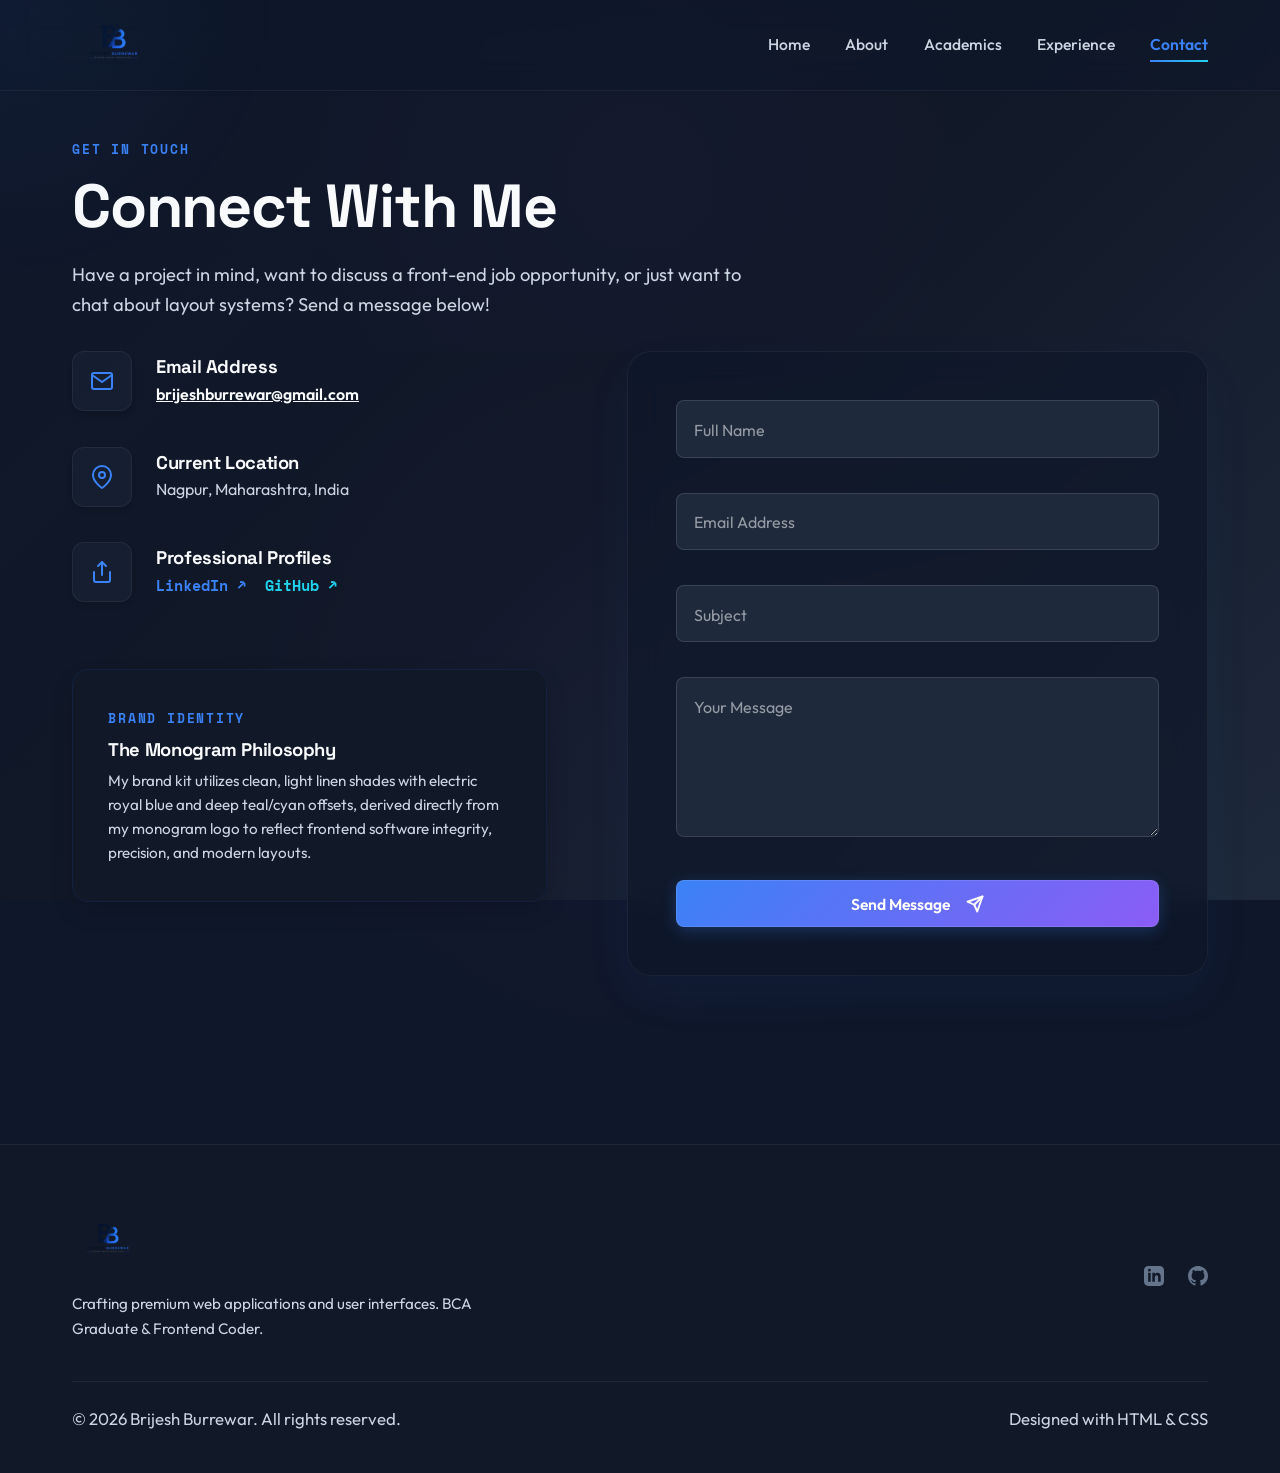
<file: contact.html>
<!DOCTYPE html>
<html lang="en">
<head>
    <meta charset="UTF-8">
    <meta name="viewport" content="width=device-width, initial-scale=1.0">
    <title>Contact Me | Brijesh Burrewar</title>
    <meta name="description" content="Get in touch with Brijesh Burrewar. Fill out the contact form or connect via social media links. Email and Location details included.">
    
    <!-- Monogram Brand Favicon -->
    <link rel="icon" type="image/png" href="Favicon_Icon.png">
    
    <link rel="stylesheet" href="css/style.css">
</head>
<body>

    <!-- NAVBAR -->
    <header class="navbar" id="navbar">
        <div class="container nav-container">
            <a href="index.html" class="logo-link">
                <img src="Logo.png" alt="Brijesh Burrewar Logo" class="logo-img">
            </a>
            
            <div class="nav-right">
                <ul class="nav-menu" id="nav-menu">
                    <li><a href="index.html" class="nav-link">Home</a></li>
                    <li><a href="about.html" class="nav-link">About</a></li>
                    <li><a href="academics.html" class="nav-link">Academics</a></li>
                    <li><a href="experience.html" class="nav-link">Experience</a></li>
                    <li><a href="contact.html" class="nav-link active">Contact</a></li>
                </ul>
            </div>
            
            <button class="mobile-nav-toggle" id="mobile-nav-toggle" aria-label="Toggle Menu">
                <svg width="24" height="24" viewBox="0 0 24 24" fill="none" stroke="currentColor" stroke-width="2"><path d="M3 12h18M3 6h18M3 18h18"/></svg>
            </button>
        </div>
    </header>

    <!-- MAIN CONTAINER -->
    <main class="container">
        <!-- HEADER -->
        <section class="section" style="padding-bottom: 2rem;">
            <div class="section-header" style="text-align: left; margin-bottom: 0;">
                <span class="mono-tag" style="color: var(--accent-primary);">GET IN TOUCH</span>
                <h1>Connect With Me</h1>
                <p style="margin-left: 0; max-width: 700px; margin-top: 1rem; color: var(--text-secondary);">
                    Have a project in mind, want to discuss a front-end job opportunity, or just want to chat about layout systems? Send a message below!
                </p>
            </div>
        </section>

        <!-- CONTACT GRID -->
        <section class="section" style="padding-top: 0;">
            <div class="contact-grid">
                
                <!-- Contact Details Column -->
                <div class="contact-info-list">
                    <div class="contact-item">
                        <div class="contact-icon-box">
                            <svg width="24" height="24" viewBox="0 0 24 24" fill="none" stroke="currentColor" stroke-width="2" stroke-linecap="round" stroke-linejoin="round"><path d="M4 4h16c1.1 0 2 .9 2 2v12c0 1.1-.9 2-2 2H4c-1.1 0-2-.9-2-2V6c0-1.1.9-2 2-2z"></path><polyline points="22,6 12,13 2,6"></polyline></svg>
                        </div>
                        <div class="contact-text">
                            <h4>Email Address</h4>
                            <p><a href="mailto:brijeshburrewar@gmail.com" style="color: var(--text-primary); text-decoration: underline; font-weight: 600;">brijeshburrewar@gmail.com</a></p>
                        </div>
                    </div>

                    <div class="contact-item">
                        <div class="contact-icon-box">
                            <svg width="24" height="24" viewBox="0 0 24 24" fill="none" stroke="currentColor" stroke-width="2" stroke-linecap="round" stroke-linejoin="round"><path d="M21 10c0 7-9 13-9 13s-9-6-9-13a9 9 0 0 1 18 0z"></path><circle cx="12" cy="10" r="3"></circle></svg>
                        </div>
                        <div class="contact-text">
                            <h4>Current Location</h4>
                            <p>Nagpur, Maharashtra, India</p>
                        </div>
                    </div>

                    <div class="contact-item">
                        <div class="contact-icon-box">
                            <svg width="24" height="24" viewBox="0 0 24 24" fill="none" stroke="currentColor" stroke-width="2" stroke-linecap="round" stroke-linejoin="round"><path d="M4 12v8a2 2 0 0 0 2 2h12a2 2 0 0 0 2-2v-8"></path><polyline points="16 6 12 2 8 6"></polyline><line x1="12" y1="2" x2="12" y2="15"></line></svg>
                        </div>
                        <div class="contact-text">
                            <h4>Professional Profiles</h4>
                            <div style="display: flex; gap: 1.2rem; margin-top: 0.3rem;">
                                <a href="https://www.linkedin.com/in/brijesh-burrewar-b783b6298/" target="_blank" style="color: var(--accent-primary); font-family: var(--font-mono); font-size: 0.95rem; font-weight: 700;">LinkedIn ↗</a>
                                <a href="https://github.com/Brijesh99-Begninner" target="_blank" style="color: var(--accent-cyan); font-family: var(--font-mono); font-size: 0.95rem; font-weight: 700;">GitHub ↗</a>
                            </div>
                        </div>
                    </div>
                    
                    <div class="card" style="margin-top: 2rem; background: var(--bg-secondary); border-color: rgba(30, 112, 254, 0.1);">
                        <span class="mono-tag" style="color: var(--accent-primary);">BRAND IDENTITY</span>
                        <h4 style="margin-bottom: 0.5rem; font-size: 1.15rem; color: var(--text-primary);">The Monogram Philosophy</h4>
                        <p style="font-size: 0.95rem; line-height: 1.6; color: var(--text-secondary);">
                            My brand kit utilizes clean, light linen shades with electric royal blue and deep teal/cyan offsets, derived directly from my monogram logo to reflect frontend software integrity, precision, and modern layouts.
                        </p>
                    </div>
                </div>

                <!-- Glassmorphic Form Column -->
                <div class="contact-form-card">
                    <form id="contactForm">
                        <div class="form-group">
                            <input type="text" id="name" class="form-input" placeholder=" " required autocomplete="name">
                            <label for="name" class="form-label">Full Name</label>
                        </div>
                        
                        <div class="form-group">
                            <input type="email" id="email" class="form-input" placeholder=" " required autocomplete="email">
                            <label for="email" class="form-label">Email Address</label>
                        </div>

                        <div class="form-group">
                            <input type="text" id="subject" class="form-input" placeholder=" " required>
                            <label for="subject" class="form-label">Subject</label>
                        </div>

                        <div class="form-group">
                            <textarea id="message" class="form-input" placeholder=" " required></textarea>
                            <label for="message" class="form-label">Your Message</label>
                        </div>

                        <button type="submit" class="btn btn-primary" style="width: 100%; border: none;">
                            Send Message
                            <svg width="18" height="18" viewBox="0 0 24 24" fill="none" stroke="currentColor" stroke-width="2.5" stroke-linecap="round" stroke-linejoin="round" style="margin-left: 0.5rem;"><line x1="22" y1="2" x2="11" y2="13"></line><polygon points="22 2 15 22 11 13 2 9 22 2"></polygon></svg>
                        </button>
                    </form>
                </div>

            </div>
        </section>
    </main>

    <!-- EMBEDDED SUCCESS MODAL -->
    <div id="success-modal" class="modal-overlay">
        <div class="modal-card">
            <div class="modal-icon-box">
                <svg width="36" height="36" viewBox="0 0 24 24" fill="none" stroke="currentColor" stroke-width="3" stroke-linecap="round" stroke-linejoin="round"><polyline points="20 6 9 17 4 12"></polyline></svg>
            </div>
            <h3 class="modal-title">Message Sent!</h3>
            <p class="modal-desc">
                Thank you for reaching out!</br>
                Your message has been successfully captured.
            </p>
            <button id="close-modal-btn" class="btn btn-primary" style="width: 100%; border: none;">Close Window</button>
        </div>
    </div>

    <!-- FOOTER -->
    <footer>
        <div class="container">
            <div class="footer-content">
                <div class="footer-info">
                    <img src="Logo.png" alt="Brijesh Burrewar Logo" class="footer-logo">
                    <p class="footer-desc">Crafting premium web applications and user interfaces. BCA Graduate & Frontend Coder.</p>
                </div>
                <div class="footer-socials">
                    <a href="https://www.linkedin.com/in/brijesh-burrewar-b783b6298/" class="social-icon" target="_blank" aria-label="LinkedIn">
                        <svg width="20" height="20" fill="currentColor" viewBox="0 0 24 24"><path d="M19 0h-14c-2.761 0-5 2.239-5 5v14c0 2.761 2.239 5 5 5h14c2.762 0 5-2.239 5-5v-14c0-2.761-2.238-5-5-5zm-11 19h-3v-11h3v11zm-1.5-12.268c-.966 0-1.75-.779-1.75-1.75s.784-1.75 1.75-1.75 1.75.779 1.75 1.75-.784 1.75-1.75 1.75zm13.5 12.268h-3v-5.604c0-3.368-4-3.113-4 0v5.604h-3v-11h3v1.765c1.396-2.586 7-2.777 7 2.476v6.759z"/></svg>
                    </a>
                    <a href="https://github.com/Brijesh99-Begninner" class="social-icon" target="_blank" aria-label="GitHub">
                        <svg width="20" height="20" fill="currentColor" viewBox="0 0 24 24"><path d="M12 0c-6.626 0-12 5.373-12 12 0 5.302 3.438 9.8 8.207 11.387.599.111.793-.261.793-.577v-2.234c-3.338.726-4.033-1.416-4.033-1.416-.546-1.387-1.333-1.756-1.333-1.756-1.089-.745.083-.729.083-.729 1.205.084 1.839 1.237 1.839 1.237 1.07 1.834 2.807 1.304 3.492.997.107-.775.418-1.305.762-1.604-2.665-.305-5.467-1.334-5.467-5.931 0-1.311.469-2.381 1.236-3.221-.124-.303-.535-1.524.117-3.176 0 0 1.008-.322 3.301 1.23.957-.266 1.983-.399 3.003-.404 1.02.005 2.047.138 3.006.404 2.291-1.552 3.297-1.23 3.297-1.23.653 1.653.242 2.874.118 3.176.77.84 1.235 1.911 1.235 3.221 0 4.609-2.807 5.624-5.479 5.921.43.372.823 1.102.823 2.222v3.293c0 .319.192.694.801.576 4.765-1.589 8.199-6.086 8.199-11.386 0-6.627-5.373-12-12-12z"/></svg>
                    </a>
                </div>
            </div>
            <div class="footer-bottom">
                <p>&copy; 2026 Brijesh Burrewar. All rights reserved.</p>
                <p>Designed with HTML & CSS</p>
            </div>
        </div>
    </footer>

    <!-- JAVASCRIPT -->
    <script src="js/main.js"></script>
</body>
</html>
</file>
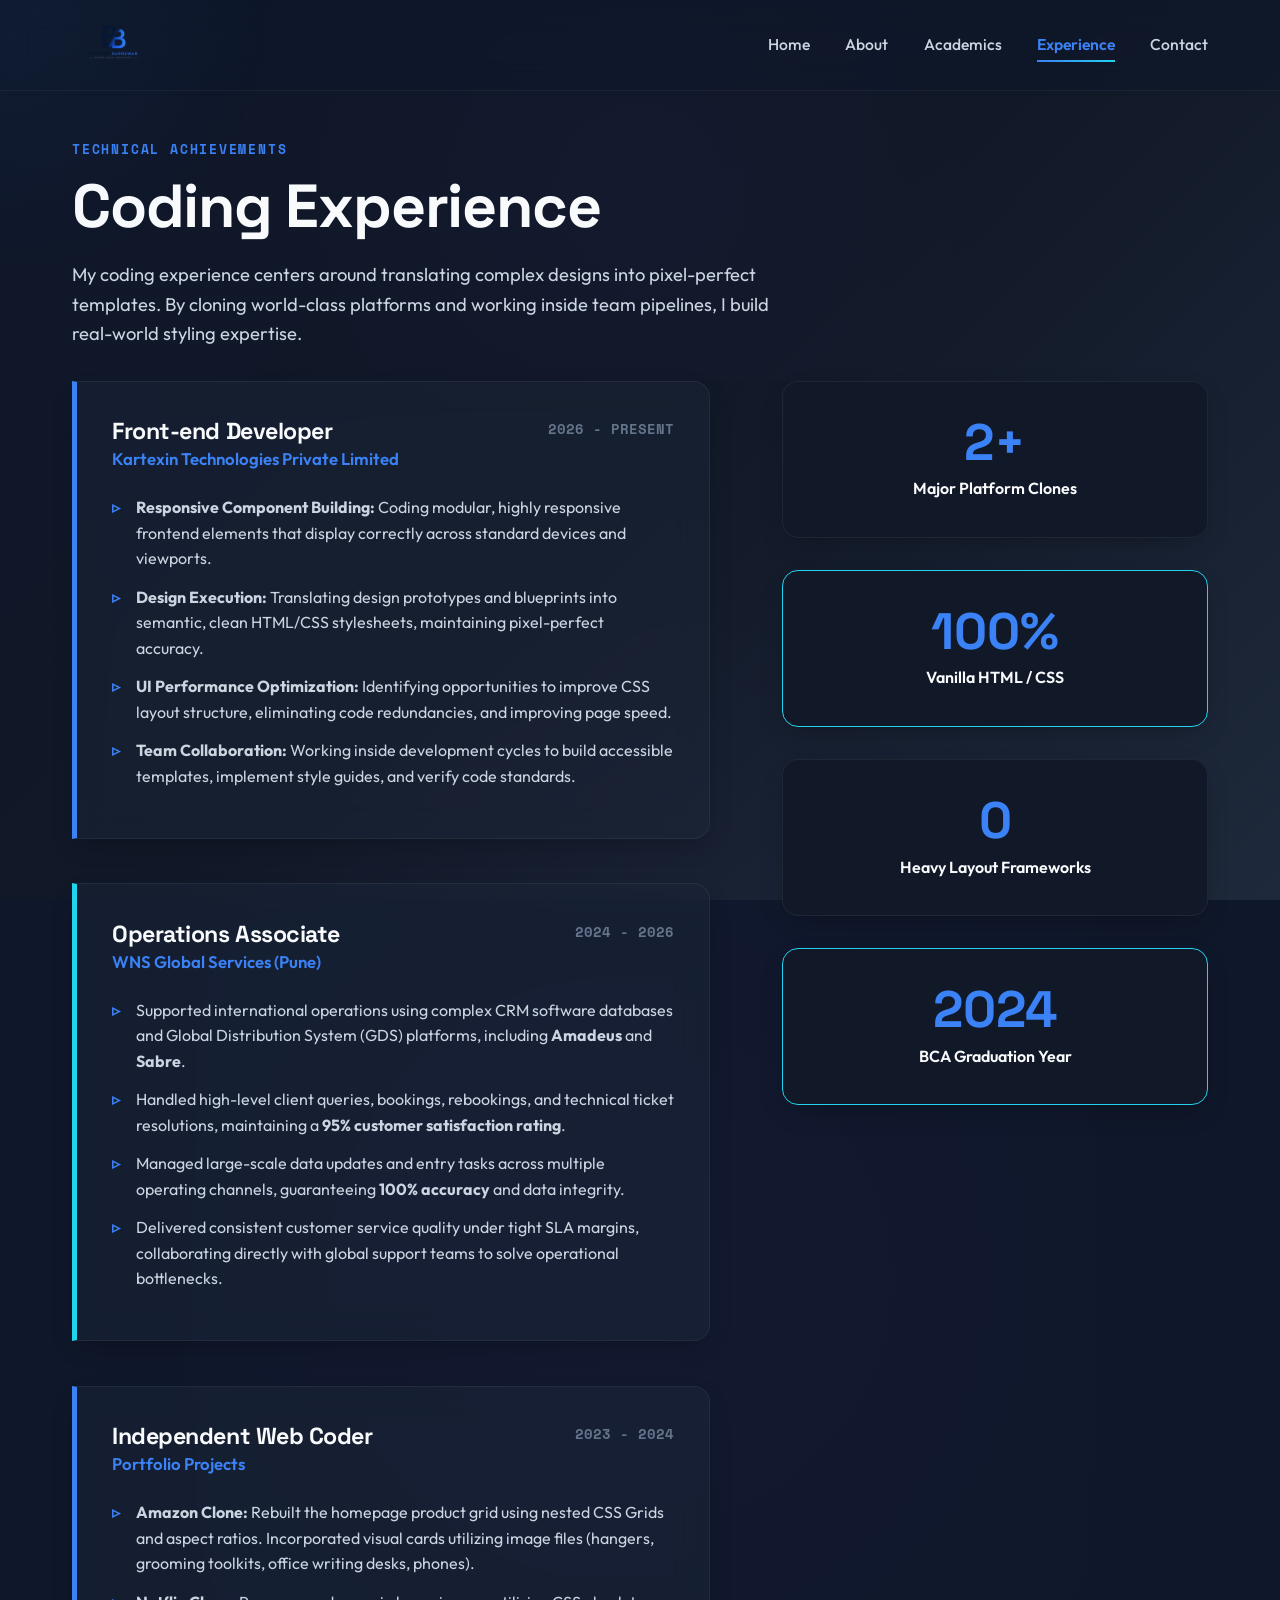
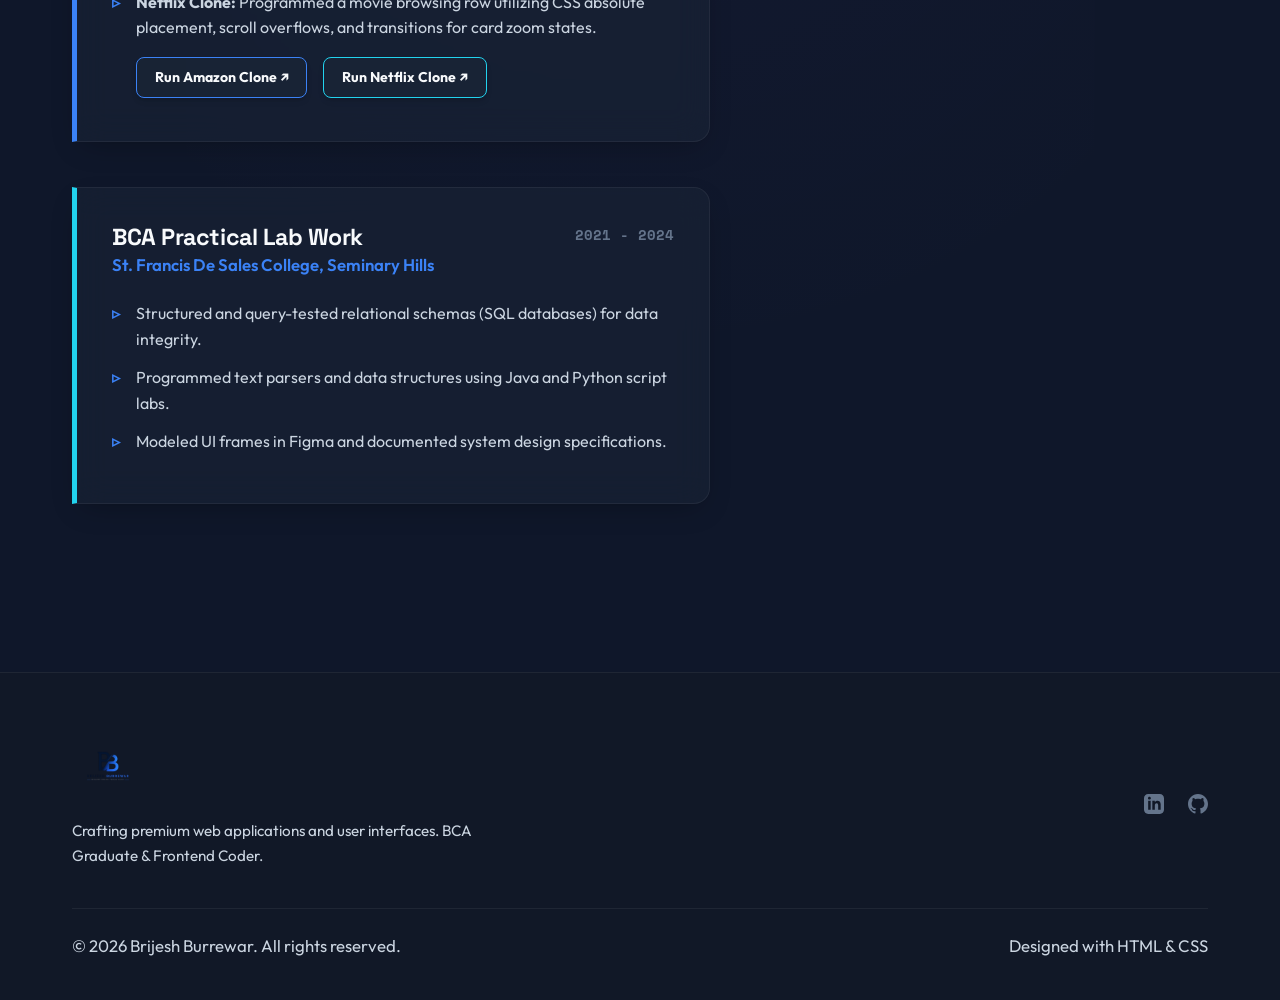
<file: experience.html>
<!DOCTYPE html>
<html lang="en">
<head>
    <meta charset="UTF-8">
    <meta name="viewport" content="width=device-width, initial-scale=1.0">
    <title>Experience & Skills | Brijesh Burrewar</title>
    <meta name="description" content="Technical coding experience of Brijesh Burrewar - detailing projects, layout workflows, and front-end styling achievements at Kartexin Technologies.">
    
    <!-- Monogram Brand Favicon -->
    <link rel="icon" type="image/png" href="Favicon_Icon.png">
    
    <link rel="stylesheet" href="css/style.css">
</head>
<body>

    <!-- NAVBAR -->
    <header class="navbar" id="navbar">
        <div class="container nav-container">
            <a href="index.html" class="logo-link">
                <img src="Logo.png" alt="Brijesh Burrewar Logo" class="logo-img">
            </a>
            
            <div class="nav-right">
                <ul class="nav-menu" id="nav-menu">
                    <li><a href="index.html" class="nav-link">Home</a></li>
                    <li><a href="about.html" class="nav-link">About</a></li>
                    <li><a href="academics.html" class="nav-link">Academics</a></li>
                    <li><a href="experience.html" class="nav-link active">Experience</a></li>
                    <li><a href="contact.html" class="nav-link">Contact</a></li>
                </ul>
            </div>
            
            <button class="mobile-nav-toggle" id="mobile-nav-toggle" aria-label="Toggle Menu">
                <svg width="24" height="24" viewBox="0 0 24 24" fill="none" stroke="currentColor" stroke-width="2"><path d="M3 12h18M3 6h18M3 18h18"/></svg>
            </button>
        </div>
    </header>

    <!-- MAIN CONTAINER -->
    <main class="container">
        <!-- HEADER -->
        <section class="section" style="padding-bottom: 2rem;">
            <div class="section-header" style="text-align: left; margin-bottom: 0;">
                <span class="mono-tag" style="color: var(--accent-primary);">TECHNICAL ACHIEVEMENTS</span>
                <h1>Coding Experience</h1>
                <p style="margin-left: 0; max-width: 700px; margin-top: 1rem; color: var(--text-secondary);">
                    My coding experience centers around translating complex designs into pixel-perfect templates. By cloning world-class platforms and working inside team pipelines, I build real-world styling expertise.
                </p>
            </div>
        </section>

        <!-- EXPERIENCE GRID -->
        <section class="section" style="padding-top: 0;">
            <div class="experience-grid">
                
                <!-- Main Experience Path -->
                <div class="jobs-list">
                    <!-- Kartexin Technologies entry -->
                    <div class="card job-card" style="border-left-color: var(--accent-primary);">
                        <div class="job-header">
                            <div>
                                <h3 class="job-role">Front-end Developer</h3>
                                <p class="job-company">Kartexin Technologies Private Limited</p>
                            </div>
                            <span class="job-duration">2026 - PRESENT</span>
                        </div>
                        <ul class="job-bullets">
                            <li>
                                <strong>Responsive Component Building:</strong> Coding modular, highly responsive frontend elements that display correctly across standard devices and viewports.
                            </li>
                            <li>
                                <strong>Design Execution:</strong> Translating design prototypes and blueprints into semantic, clean HTML/CSS stylesheets, maintaining pixel-perfect accuracy.
                            </li>
                            <li>
                                <strong>UI Performance Optimization:</strong> Identifying opportunities to improve CSS layout structure, eliminating code redundancies, and improving page speed.
                            </li>
                            <li>
                                <strong>Team Collaboration:</strong> Working inside development cycles to build accessible templates, implement style guides, and verify code standards.
                            </li>
                        </ul>
                    </div>

                    <!-- WNS Pune entry -->
                    <div class="card job-card" style="border-left-color: var(--accent-cyan);">
                        <div class="job-header">
                            <div>
                                <h3 class="job-role">Operations Associate</h3>
                                <p class="job-company">WNS Global Services (Pune)</p>
                            </div>
                            <span class="job-duration">2024 - 2026</span>
                        </div>
                        <ul class="job-bullets">
                            <li>
                                Supported international operations using complex CRM software databases and Global Distribution System (GDS) platforms, including <strong>Amadeus</strong> and <strong>Sabre</strong>.
                            </li>
                            <li>
                                Handled high-level client queries, bookings, rebookings, and technical ticket resolutions, maintaining a <strong>95% customer satisfaction rating</strong>.
                            </li>
                            <li>
                                Managed large-scale data updates and entry tasks across multiple operating channels, guaranteeing <strong>100% accuracy</strong> and data integrity.
                            </li>
                            <li>
                                Delivered consistent customer service quality under tight SLA margins, collaborating directly with global support teams to solve operational bottlenecks.
                            </li>
                        </ul>
                    </div>

                    <!-- Independent Coder Projects -->
                    <div class="card job-card" style="border-left-color: var(--accent-primary);">
                        <div class="job-header">
                            <div>
                                <h3 class="job-role">Independent Web Coder</h3>
                                <p class="job-company">Portfolio Projects</p>
                            </div>
                            <span class="job-duration">2023 - 2024</span>
                        </div>
                        <ul class="job-bullets">
                            <li>
                                <strong>Amazon Clone:</strong> Rebuilt the homepage product grid using nested CSS Grids and aspect ratios. Incorporated visual cards utilizing image files (hangers, grooming toolkits, office writing desks, phones).
                            </li>
                            <li>
                                <strong>Netflix Clone:</strong> Programmed a movie browsing row utilizing CSS absolute placement, scroll overflows, and transitions for card zoom states.
                            </li>
                        </ul>
                        
                        <!-- Quick Launch Clone Buttons -->
                        <div style="display: flex; gap: 1rem; margin-top: 1rem; margin-left: 1.5rem; margin-bottom: 0.5rem;">
                            <a href="https://brijesh99-begninner.github.io/Amazon_Clone/" class="btn btn-secondary" target="_blank" style="padding: 0.5rem 1.1rem; font-size: 0.88rem; font-weight: 700; border-color: var(--accent-primary);">
                                Run Amazon Clone ↗
                            </a>
                            <a href="https://brijesh99-begninner.github.io/Netflix_Clone/" class="btn btn-secondary" target="_blank" style="padding: 0.5rem 1.1rem; font-size: 0.88rem; font-weight: 700; border-color: var(--accent-cyan);">
                                Run Netflix Clone ↗
                            </a>
                        </div>
                    </div>

                    <!-- SFS college timeline card -->
                    <div class="card job-card" style="border-left-color: var(--accent-cyan);">
                        <div class="job-header">
                            <div>
                                <h3 class="job-role">BCA Practical Lab Work</h3>
                                <p class="job-company">St. Francis De Sales College, Seminary Hills</p>
                            </div>
                            <span class="job-duration">2021 - 2024</span>
                        </div>
                        <ul class="job-bullets">
                            <li>
                                Structured and query-tested relational schemas (SQL databases) for data integrity.
                            </li>
                            <li>
                                Programmed text parsers and data structures using Java and Python script labs.
                            </li>
                            <li>
                                Modeled UI frames in Figma and documented system design specifications.
                            </li>
                        </ul>
                    </div>
                </div>

                <!-- Statistics Sidebar -->
                <div class="metrics-sidebar">
                    <div class="card metric-card">
                        <div class="metric-num">2+</div>
                        <div class="metric-label">Major Platform Clones</div>
                    </div>
                    
                    <div class="card metric-card" style="border-color: var(--accent-cyan);">
                        <div class="metric-num">100%</div>
                        <div class="metric-label">Vanilla HTML / CSS</div>
                    </div>
                    
                    <div class="card metric-card">
                        <div class="metric-num">0</div>
                        <div class="metric-label">Heavy Layout Frameworks</div>
                    </div>

                    <div class="card metric-card" style="border-color: var(--accent-cyan);">
                        <div class="metric-num">2024</div>
                        <div class="metric-label">BCA Graduation Year</div>
                    </div>
                </div>

            </div>
        </section>
    </main>

    <!-- FOOTER -->
    <footer>
        <div class="container">
            <div class="footer-content">
                <div class="footer-info">
                    <img src="Logo.png" alt="Brijesh Burrewar Logo" class="footer-logo">
                    <p class="footer-desc">Crafting premium web applications and user interfaces. BCA Graduate & Frontend Coder.</p>
                </div>
                <div class="footer-socials">
                    <a href="https://www.linkedin.com/in/brijesh-burrewar-b783b6298/" class="social-icon" target="_blank" aria-label="LinkedIn">
                        <svg width="20" height="20" fill="currentColor" viewBox="0 0 24 24"><path d="M19 0h-14c-2.761 0-5 2.239-5 5v14c0 2.761 2.239 5 5 5h14c2.762 0 5-2.239 5-5v-14c0-2.761-2.238-5-5-5zm-11 19h-3v-11h3v11zm-1.5-12.268c-.966 0-1.75-.779-1.75-1.75s.784-1.75 1.75-1.75 1.75.779 1.75 1.75-.784 1.75-1.75 1.75zm13.5 12.268h-3v-5.604c0-3.368-4-3.113-4 0v5.604h-3v-11h3v1.765c1.396-2.586 7-2.777 7 2.476v6.759z"/></svg>
                    </a>
                    <a href="https://github.com/Brijesh99-Begninner" class="social-icon" target="_blank" aria-label="GitHub">
                        <svg width="20" height="20" fill="currentColor" viewBox="0 0 24 24"><path d="M12 0c-6.626 0-12 5.373-12 12 0 5.302 3.438 9.8 8.207 11.387.599.111.793-.261.793-.577v-2.234c-3.338.726-4.033-1.416-4.033-1.416-.546-1.387-1.333-1.756-1.333-1.756-1.089-.745.083-.729.083-.729 1.205.084 1.839 1.237 1.839 1.237 1.07 1.834 2.807 1.304 3.492.997.107-.775.418-1.305.762-1.604-2.665-.305-5.467-1.334-5.467-5.931 0-1.311.469-2.381 1.236-3.221-.124-.303-.535-1.524.117-3.176 0 0 1.008-.322 3.301 1.23.957-.266 1.983-.399 3.003-.404 1.02.005 2.047.138 3.006.404 2.291-1.552 3.297-1.23 3.297-1.23.653 1.653.242 2.874.118 3.176.77.84 1.235 1.911 1.235 3.221 0 4.609-2.807 5.624-5.479 5.921.43.372.823 1.102.823 2.222v3.293c0 .319.192.694.801.576 4.765-1.589 8.199-6.086 8.199-11.386 0-6.627-5.373-12-12-12z"/></svg>
                    </a>
                </div>
            </div>
            <div class="footer-bottom">
                <p>&copy; 2026 Brijesh Burrewar. All rights reserved.</p>
                <p>Designed with HTML & CSS</p>
            </div>
        </div>
    </footer>

    <!-- JAVASCRIPT -->
    <script src="js/main.js"></script>
</body>
</html>
</file>
<file: css/style.css>
@import url('https://fonts.googleapis.com/css2?family=Outfit:wght@100..900&family=Space+Grotesk:wght@300..700&family=Space+Mono:ital,wght@0,400;0,700;1,400;1,700&display=swap');

/* BRAND KIT - PREMIUM DARK THEME */
:root {
    --bg-primary: #0F172A;          /* Softer premium dark theme */
    --bg-secondary: #111827;        /* Secondary background */
    --bg-card: rgba(30, 41, 59, 0.45); /* Glass card background */
    --bg-card-hover: rgba(30, 41, 59, 0.65);
    
    --accent-blue: #3B82F6;         /* Accent Blue */
    --accent-cyan: #22D3EE;         /* Accent Cyan */
    --accent-purple: #8B5CF6;       /* Accent Purple */
    --accent-primary: var(--accent-blue);
    --accent-glow: rgba(59, 130, 246, 0.15);
    --accent-glow-subtle: rgba(59, 130, 246, 0.02);
    
    --text-primary: #F8FAFC;        /* Slate-50 */
    --text-secondary: #CBD5E1;      /* Slate-300 */
    --text-muted: #64748B;          /* Slate-500 */
    
    --border-color: rgba(255, 255, 255, 0.06);
    --border-hover: rgba(255, 255, 255, 0.15);
    --glass-bg: rgba(15, 23, 42, 0.65);
    --glass-border: rgba(255, 255, 255, 0.05);
    
    --shadow-subtle: 0 4px 6px -1px rgba(0, 0, 0, 0.1), 0 2px 4px -2px rgba(0, 0, 0, 0.1);
    --shadow-card: 0 10px 30px -10px rgba(0, 0, 0, 0.3), 0 1px 3px rgba(0, 0, 0, 0.05);
    --shadow-hover: 0 20px 40px -15px rgba(59, 130, 246, 0.15), 0 0 20px rgba(59, 130, 246, 0.05);
    
    /* Font Stack */
    --font-heading: 'Space Grotesk', sans-serif;
    --font-body: 'Outfit', sans-serif;
    --font-mono: 'Space Mono', monospace;
    
    --transition-fast: 0.2s ease;
    --transition-normal: 0.35s cubic-bezier(0.16, 1, 0.3, 1);
    --transition-slow: 0.6s cubic-bezier(0.16, 1, 0.3, 1);
}

/* RESET & BASE STYLES */
*, *::before, *::after {
    box-sizing: border-box;
    margin: 0;
    padding: 0;
}

html {
    scroll-behavior: smooth;
    font-size: 16px;
    background-color: var(--bg-primary);
    color: var(--text-secondary);
    font-family: var(--font-body);
    
    -webkit-font-smoothing: antialiased;
    -moz-osx-font-smoothing: grayscale;
    text-rendering: optimizeLegibility;
}

body {
    overflow-x: hidden;
    min-height: 100vh;
    background-color: var(--bg-primary);
    background-image: linear-gradient(135deg, #0F172A 0%, #111827 50%, #1E293B 100%);
    background-attachment: fixed;
    line-height: 1.6;
}

/* CUSTOM SCROLLBAR */
::-webkit-scrollbar {
    width: 10px;
}
::-webkit-scrollbar-track {
    background: var(--bg-secondary);
}
::-webkit-scrollbar-thumb {
    background: #334155;
    border: 2px solid var(--bg-secondary);
    border-radius: 8px;
}
::-webkit-scrollbar-thumb:hover {
    background: var(--accent-blue);
}

/* TYPOGRAPHY */
h1, h2, h3, h4, h5, h6 {
    font-family: var(--font-heading);
    color: var(--text-primary);
    font-weight: 700;
    line-height: 1.25;
    letter-spacing: -0.02em;
}

h1 {
    font-size: 3.8rem;
    font-weight: 700;
}

h2 {
    font-size: 2.6rem;
    margin-bottom: 1.5rem;
    position: relative;
    display: inline-block;
}

h2::after {
    content: '';
    position: absolute;
    left: 0;
    bottom: -8px;
    width: 60px;
    height: 3px;
    background: linear-gradient(90deg, var(--accent-primary), var(--accent-cyan));
    border-radius: 2px;
}

h3 {
    font-size: 1.85rem;
}

p {
    font-size: 1.05rem;
    color: var(--text-secondary);
}

a {
    color: inherit;
    text-decoration: none;
    transition: var(--transition-fast);
}

/* UTILITY CLASSES */
.gradient-text {
    background: linear-gradient(135deg, var(--text-primary) 30%, var(--accent-primary) 75%, var(--accent-cyan) 100%);
    -webkit-background-clip: text;
    -webkit-text-fill-color: transparent;
}

.mono-tag {
    font-family: var(--font-mono);
    font-size: 0.8rem;
    text-transform: uppercase;
    letter-spacing: 0.14em;
    color: var(--accent-primary);
    margin-bottom: 0.5rem;
    display: inline-block;
    font-weight: 700;
}

.container {
    max-width: 1200px;
    margin: 0 auto;
    padding: 0 2rem;
}

.section {
    padding: 8.5rem 0 4.5rem 0;
    position: relative;
}

/* DEVELOPER FLOATING CANVAS SYSTEM */
#code-bg-canvas {
    position: fixed;
    top: 0;
    left: 0;
    width: 100%;
    height: 100%;
    pointer-events: none;
    z-index: -1;
    overflow: hidden;
}

.floating-code-char {
    position: absolute;
    font-family: var(--font-mono);
    font-size: 1.15rem;
    font-weight: 700;
    color: var(--accent-primary);
    opacity: 0;
    pointer-events: none;
    user-select: none;
    animation: driftUp 15s linear infinite;
}

@keyframes driftUp {
    0% {
        transform: translateY(105vh) rotate(0deg);
        opacity: 0;
    }
    10% {
        opacity: 0.05; /* Subtle background presence */
    }
    90% {
        opacity: 0.05;
    }
    100% {
        transform: translateY(-10vh) rotate(360deg);
        opacity: 0;
    }
}

/* NAV SYSTEM (GLASSMORPHIC WITHOUT TOGGLE) */
.navbar {
    position: fixed;
    top: 0;
    left: 0;
    width: 100%;
    z-index: 1000;
    background: var(--glass-bg);
    backdrop-filter: blur(16px);
    -webkit-backdrop-filter: blur(16px);
    border-bottom: 1px solid var(--glass-border);
    padding: 1.1rem 0;
    transition: var(--transition-normal);
    box-shadow: 0 2px 15px rgba(0, 0, 0, 0.01);
}

.navbar.scrolled {
    padding: 0.7rem 0;
    box-shadow: 0 10px 30px -15px rgba(30, 112, 254, 0.12);
}

.nav-container {
    display: flex;
    justify-content: space-between;
    align-items: center;
}

.logo-link {
    display: flex;
    align-items: center;
    gap: 0.75rem;
}

.logo-img {
    height: 55px;
    width: auto;
    object-fit: contain;
    transition: var(--transition-normal);
}

.logo-link:hover .logo-img {
    transform: scale(1.03);
    filter: drop-shadow(0 0 5px var(--accent-glow));
}

.nav-right {
    display: flex;
    align-items: center;
    gap: 2.2rem;
}

.nav-menu {
    display: flex;
    gap: 2.2rem;
    list-style: none;
    align-items: center;
}

.nav-link {
    font-family: var(--font-body);
    font-size: 0.98rem;
    font-weight: 500;
    color: var(--text-secondary);
    position: relative;
    padding: 0.5rem 0;
}

.nav-link::after {
    content: '';
    position: absolute;
    bottom: 0;
    left: 0;
    width: 0;
    height: 2.5px;
    background: linear-gradient(90deg, var(--accent-primary), var(--accent-cyan));
    transition: var(--transition-normal);
}

.nav-link:hover {
    color: var(--text-primary);
}

.nav-link:hover::after,
.nav-link.active::after {
    width: 100%;
}

.nav-link.active {
    color: var(--accent-primary);
    font-weight: 600;
}

.mobile-nav-toggle {
    display: none;
    background: none;
    border: none;
    color: var(--text-primary);
    font-size: 1.5rem;
    cursor: pointer;
}

/* FOOTER */
footer {
    background: var(--bg-secondary);
    border-top: 1px solid var(--border-color);
    padding: 4.5rem 0 2.5rem 0;
    margin-top: 6rem;
    transition: background-color var(--transition-normal);
}

.footer-content {
    display: flex;
    justify-content: space-between;
    align-items: center;
    margin-bottom: 2.5rem;
}

.footer-info {
    max-width: 450px;
}

.footer-logo {
    height: 48px;
    margin-bottom: 1.2rem;
}

.footer-desc {
    font-size: 0.95rem;
    color: var(--text-secondary);
}

.footer-socials {
    display: flex;
    gap: 1.5rem;
}

.social-icon {
    font-size: 1.3rem;
    color: var(--text-muted);
    transition: var(--transition-fast);
}

.social-icon:hover {
    color: var(--accent-primary);
    transform: translateY(-3px);
}

.footer-bottom {
    border-top: 1px solid var(--border-color);
    padding-top: 1.5rem;
    display: flex;
    justify-content: space-between;
    font-size: 0.9rem;
    color: var(--text-muted);
}

/* BUTTONS */
.btn {
    display: inline-flex;
    align-items: center;
    justify-content: center;
    gap: 0.5rem;
    padding: 0.85rem 1.9rem;
    border-radius: 8px;
    font-family: var(--font-body);
    font-weight: 600;
    font-size: 0.98rem;
    cursor: pointer;
    transition: var(--transition-normal);
    position: relative;
    overflow: hidden;
    z-index: 1;
}

.btn-primary {
    background: linear-gradient(135deg, var(--accent-blue), var(--accent-purple));
    color: #ffffff;
    border: 1px solid transparent;
    box-shadow: 0 4px 15px rgba(59, 130, 246, 0.25), 0 0 0 1px rgba(255, 255, 255, 0.1) inset;
}

.btn-primary:hover {
    transform: translateY(-2px);
    box-shadow: 0 6px 25px rgba(59, 130, 246, 0.45), 0 0 15px rgba(139, 92, 246, 0.25);
}

/* Button glow/ripple/shine effect */
.btn::before {
    content: '';
    position: absolute;
    top: 0;
    left: -100%;
    width: 100%;
    height: 100%;
    background: linear-gradient(
        90deg,
        transparent,
        rgba(255, 255, 255, 0.15),
        transparent
    );
    transition: none;
    z-index: -1;
}

.btn:hover::before {
    left: 100%;
    transition: left 0.75s ease;
}

.btn-secondary {
    background: var(--bg-card);
    color: var(--text-primary);
    border: 1px solid var(--border-color);
    box-shadow: var(--shadow-subtle);
}

.btn-secondary:hover {
    background: var(--bg-card-hover);
    border-color: var(--accent-blue);
    transform: translateY(-2px);
    box-shadow: 0 4px 15px rgba(59, 130, 246, 0.1);
}

/* CARDS */
.card {
    background: var(--bg-card);
    backdrop-filter: blur(16px);
    -webkit-backdrop-filter: blur(16px);
    border: 1px solid var(--border-color);
    border-radius: 16px;
    padding: 2.2rem;
    position: relative;
    overflow: hidden;
    box-shadow: var(--shadow-card);
    transition: transform var(--transition-slow), border-color var(--transition-normal), box-shadow var(--transition-slow);
}

.card:hover {
    transform: translateY(-5px);
    border-color: var(--border-hover);
    box-shadow: var(--shadow-hover);
}

.card-title {
    margin-bottom: 0.8rem;
    font-size: 1.45rem;
    color: var(--text-primary);
}

/* HERO SECTION */
.hero-wrapper {
    display: grid;
    grid-template-columns: 1.15fr 0.85fr;
    gap: 4.5rem;
    align-items: center;
    min-height: 85vh;
}

.hero-subtitle {
    font-family: var(--font-mono);
    color: var(--accent-primary);
    font-size: 1.15rem;
    margin-bottom: 1.2rem;
    letter-spacing: 0.1em;
    font-weight: 700;
}

.hero-title {
    margin-bottom: 1.8rem;
    line-height: 1.15;
}

.hero-description {
    font-size: 1.2rem;
    margin-bottom: 2.8rem;
    max-width: 620px;
    color: var(--text-secondary);
}

.hero-cta {
    display: flex;
    gap: 1.5rem;
}

/* DECK CARD ROTATION */
.hero-deck {
    position: relative;
    height: 440px;
    width: 100%;
    perspective: 1000px;
}

.deck-card {
    position: absolute;
    width: 320px;
    height: 390px;
    border-radius: 20px;
    background: rgba(30, 41, 59, 0.88); /* Semi-transparent glass but opaque enough to block text-overlay bleed */
    backdrop-filter: blur(16px);
    -webkit-backdrop-filter: blur(16px);
    border: 1px solid var(--border-color);
    padding: 1.8rem;
    box-shadow: var(--shadow-card);
    display: flex;
    flex-direction: column;
    justify-content: space-between;
    transition: var(--transition-slow), background-color var(--transition-normal);
    cursor: pointer;
    overflow: hidden;
}

.deck-card > * {
    position: relative;
    z-index: 2; /* Ensures text is rendering above the gradient overlay */
}

.deck-card::after {
    content: '';
    position: absolute;
    inset: 0;
    background: linear-gradient(to top, var(--bg-secondary), transparent 75%);
    pointer-events: none;
    transition: background-color var(--transition-normal);
    z-index: 1; /* Below text contents */
}

.deck-card-title {
    font-size: 1.3rem;
    font-weight: 700;
    margin-top: 1rem;
    color: var(--text-primary);
}

.deck-card-desc {
    font-size: 0.9rem;
    color: var(--text-secondary);
    margin-top: 0.5rem;
}

/* Card Stack Placements - Spread slightly more to expose underlying card boundaries */
.card-about {
    transform: rotate(-6deg) translateX(-35px) translateY(-5px) translateZ(-20px);
    z-index: 3;
}
.card-academics {
    transform: rotate(2deg) translateY(-15px) translateX(5px) translateZ(-10px);
    z-index: 2;
}
.card-experience {
    transform: rotate(8deg) translateX(45px) translateY(10px) translateZ(0px);
    z-index: 1;
}

/* Hover Stack Expansions - Safe desktop translations */
.hero-deck:hover .card-about {
    transform: rotate(-12deg) translateX(-110px) translateY(-20px) translateZ(10px);
}
.hero-deck:hover .card-academics {
    transform: rotate(0deg) translateY(-40px) translateZ(30px);
    box-shadow: 0 25px 45px rgba(30, 112, 254, 0.12);
}
.hero-deck:hover .card-experience {
    transform: rotate(12deg) translateX(130px) translateY(0px) translateZ(10px);
}

/* SECTION HEADER */
.section-header {
    text-align: center;
    margin-bottom: 4.5rem;
}
.section-header h2 {
    display: inline-block;
}
.section-header p {
    margin-top: 1.2rem;
    font-size: 1.15rem;
    max-width: 650px;
    margin-left: auto;
    margin-right: auto;
    color: var(--text-secondary);
}

/* SKILLS TICKER / MARQUEE */
.skills-marquee {
    position: relative;
    width: 100vw;
    left: 50%;
    right: 50%;
    margin-left: -50vw;
    margin-right: -50vw;
    overflow: hidden;
    padding: 2.2rem 0;
    background: var(--bg-secondary);
    border-top: 1px solid var(--border-color);
    border-bottom: 1px solid var(--border-color);
    transition: background-color var(--transition-normal);
}

.marquee-inner {
    display: flex;
    width: max-content;
    animation: marquee 25s linear infinite;
    gap: 3rem;
}

.marquee-item {
    display: flex;
    align-items: center;
    gap: 0.75rem;
    font-family: var(--font-body);
    font-size: 1.25rem;
    font-weight: 600;
    color: var(--text-primary);
    background: var(--bg-card);
    padding: 0.8rem 1.8rem;
    border-radius: 50px;
    border: 1px solid var(--border-color);
    box-shadow: var(--shadow-subtle);
}

.marquee-item svg {
    width: 24px;
    height: 24px;
}

@keyframes marquee {
    0% { transform: translateX(0); }
    100% { transform: translateX(-50%); }
}

/* BIOGRAPHY SECTION GRID WITH PROFILE PIC FLOAT ANIMATION */
.about-grid {
    display: grid;
    grid-template-columns: 0.8fr 1.2fr;
    gap: 4.5rem;
    align-items: flex-start;
}

.about-img-wrapper {
    position: relative;
    border-radius: 24px;
    padding: 12px;
    background-image: linear-gradient(rgba(30, 41, 59, 0.4), rgba(30, 41, 59, 0.4)), 
                      linear-gradient(135deg, var(--accent-blue), var(--accent-purple), var(--accent-cyan));
    background-origin: border-box;
    background-clip: content-box, border-box;
    border: 2px solid transparent;
    backdrop-filter: blur(16px);
    -webkit-backdrop-filter: blur(16px);
    box-shadow: 0 15px 35px -10px rgba(59, 130, 246, 0.25),
                0 5px 15px -5px rgba(139, 92, 246, 0.2);
    
    /* Gentle floating animation */
    animation: floatPic 6s ease-in-out infinite;
    transition: transform 0.5s cubic-bezier(0.25, 1, 0.5, 1), box-shadow 0.5s ease;
    transform-style: preserve-3d;
    overflow: visible; /* allows glowing outline space */
}

@keyframes floatPic {
    0% { transform: translateY(0); }
    50% { transform: translateY(-10px); }
    100% { transform: translateY(0); }
}

.about-img-wrapper:hover {
    animation-play-state: paused;
    /* Transformation and shadow will be dynamically updated by 3D tilt JS on mousemove */
}

.about-img {
    width: 100%;
    height: auto;
    display: block;
    border-radius: 16px;
    transition: transform 0.5s cubic-bezier(0.25, 1, 0.5, 1);
}

.about-img-wrapper:hover .about-img {
    transform: scale(1.04);
}

.about-content h3 {
    margin-bottom: 1.5rem;
}

.about-bio {
    font-size: 1.1rem;
    color: var(--text-secondary);
    margin-bottom: 1.5rem;
}

/* TIMELINE */
.timeline {
    position: relative;
    max-width: 800px;
    margin: 4rem auto 0 auto;
}

.timeline::before {
    content: '';
    position: absolute;
    top: 0;
    left: 20px;
    width: 2px;
    height: 100%;
    background: linear-gradient(to top, var(--accent-primary), var(--accent-cyan));
}

.timeline-item {
    position: relative;
    padding-left: 50px;
    margin-bottom: 3.8rem;
}

.timeline-dot {
    position: absolute;
    left: 11px;
    top: 6px;
    width: 20px;
    height: 20px;
    border-radius: 50%;
    background: var(--bg-primary);
    border: 4px solid var(--accent-primary);
    box-shadow: 0 0 8px rgba(30, 112, 254, 0.3);
    transition: var(--transition-normal);
}

.timeline-item:hover .timeline-dot {
    background: var(--accent-cyan);
    border-color: var(--accent-cyan);
    box-shadow: 0 0 12px rgba(0, 181, 226, 0.4);
}

.timeline-meta {
    font-family: var(--font-mono);
    font-size: 0.95rem;
    color: var(--accent-primary);
    margin-bottom: 0.4rem;
    font-weight: 700;
}

.timeline-title {
    font-size: 1.3rem;
    font-weight: 700;
    margin-bottom: 0.3rem;
    color: var(--text-primary);
}

.timeline-subtitle {
    font-size: 1rem;
    color: var(--text-secondary);
    font-weight: 600;
    margin-bottom: 0.8rem;
}

.timeline-desc {
    font-size: 1.02rem;
    color: var(--text-secondary);
}

/* CASE STUDIES PAGE */
.case-study-hero {
    background: var(--bg-secondary);
    border-bottom: 1px solid var(--border-color);
    padding: 6rem 0;
    margin-top: 4.8rem;
}

.case-study-grid {
    display: grid;
    grid-template-columns: 1fr 1fr;
    gap: 4.5rem;
    align-items: center;
    margin-bottom: 8rem;
}

.case-study-grid.reverse {
    direction: rtl;
}

.case-study-grid.reverse .case-study-content {
    direction: ltr;
}

.case-study-media {
    position: relative;
    border-radius: 16px;
    overflow: hidden;
    border: 1px solid var(--border-color);
    box-shadow: var(--shadow-subtle);
}

.case-study-img {
    width: 100%;
    height: 380px;
    object-fit: cover;
    display: block;
    transition: var(--transition-slow);
}

.case-study-media:hover .case-study-img {
    transform: scale(1.03);
}

.case-study-overlay {
    position: absolute;
    inset: 0;
    background: linear-gradient(to top, var(--bg-secondary), transparent 75%);
    display: flex;
    flex-direction: column;
    justify-content: flex-end;
    padding: 2rem;
    opacity: 0;
    transition: var(--transition-normal);
}

.case-study-media:hover .case-study-overlay {
    opacity: 1;
}

.case-study-specs {
    display: flex;
    gap: 1rem;
    margin: 1.5rem 0;
}

.spec-badge {
    background: var(--bg-secondary);
    border: 1px solid var(--border-color);
    padding: 0.45rem 1rem;
    border-radius: 6px;
    font-family: var(--font-mono);
    font-size: 0.82rem;
    color: var(--text-secondary);
    font-weight: 600;
}

.case-study-tab-container {
    margin-top: 1.5rem;
    background: var(--bg-primary);
    border: 1px solid var(--border-color);
    border-radius: 12px;
    padding: 1.6rem;
}

.tab-nav {
    display: flex;
    gap: 1rem;
    border-bottom: 1px solid var(--border-color);
    padding-bottom: 0.75rem;
    margin-bottom: 1.2rem;
}

.tab-btn {
    background: none;
    border: none;
    color: var(--text-muted);
    font-family: var(--font-body);
    font-weight: 600;
    font-size: 0.95rem;
    cursor: pointer;
    padding: 0.3rem 0.6rem;
    position: relative;
    transition: var(--transition-fast);
}

.tab-btn:hover {
    color: var(--text-primary);
}

.tab-btn.active {
    color: var(--accent-primary);
}

.tab-btn.active::after {
    content: '';
    position: absolute;
    bottom: -10px;
    left: 0;
    width: 100%;
    height: 3px;
    background: var(--accent-primary);
    border-radius: 2px;
}

.tab-pane {
    display: none;
    font-size: 0.98rem;
    line-height: 1.6;
    color: var(--text-secondary);
}

.tab-pane.active {
    display: block;
    animation: fadeIn 0.4s ease;
}

/* AMAZON GALLERY GRID */
.amazon-gallery {
    display: grid;
    grid-template-columns: repeat(4, 1fr);
    gap: 1.5rem;
    margin-top: 2rem;
}

.gallery-card {
    background: var(--bg-card);
    border: 1px solid var(--border-color);
    border-radius: 12px;
    overflow: hidden;
    box-shadow: var(--shadow-subtle);
    transition: var(--transition-normal);
}

.gallery-card:hover {
    transform: translateY(-4px);
    border-color: var(--accent-primary);
    box-shadow: 0 10px 20px rgba(30, 112, 254, 0.06);
}

.gallery-img-wrapper {
    height: 160px;
    overflow: hidden;
    background: var(--bg-primary);
    display: flex;
    align-items: center;
    justify-content: center;
}

.gallery-img {
    width: 100%;
    height: 100%;
    object-fit: cover;
    transition: var(--transition-normal);
}

.gallery-card:hover .gallery-img {
    transform: scale(1.04);
}

.gallery-info {
    padding: 1.2rem;
    font-size: 0.88rem;
}

.gallery-title {
    font-weight: 700;
    color: var(--text-primary);
    margin-bottom: 0.3rem;
}

.gallery-desc {
    color: var(--text-muted);
}

/* EXPERIENCE PAGE TIMELINES */
.experience-grid {
    display: grid;
    grid-template-columns: 1.2fr 0.8fr;
    gap: 4.5rem;
}

.jobs-list {
    display: flex;
    flex-direction: column;
    gap: 2.8rem;
}

.job-card {
    background: var(--bg-card);
    border-left: 5px solid var(--accent-primary);
    border-radius: 0 16px 16px 0;
    box-shadow: var(--shadow-card);
}

.job-header {
    display: flex;
    justify-content: space-between;
    align-items: flex-start;
    margin-bottom: 1.2rem;
}

.job-role {
    font-size: 1.45rem;
    font-weight: 800;
    color: var(--text-primary);
}

.job-company {
    color: var(--accent-primary);
    font-weight: 600;
    margin-bottom: 0.2rem;
    font-size: 1.05rem;
}

.job-duration {
    font-family: var(--font-mono);
    font-size: 0.9rem;
    color: var(--text-muted);
    font-weight: 700;
}

.job-bullets {
    list-style-type: none;
}

.job-bullets li {
    position: relative;
    padding-left: 1.5rem;
    margin-bottom: 0.8rem;
    font-size: 1rem;
    color: var(--text-secondary);
}

.job-bullets li::before {
    content: '▹';
    position: absolute;
    left: 0;
    color: var(--accent-primary);
    font-weight: 700;
}

.metrics-sidebar {
    display: flex;
    flex-direction: column;
    gap: 2rem;
}

.metric-card {
    text-align: center;
    background: var(--bg-secondary);
    border: 1px solid var(--border-color);
}

.metric-num {
    font-family: var(--font-heading);
    font-size: 3.2rem;
    font-weight: 700;
    color: var(--accent-primary);
    line-height: 1;
    margin-bottom: 0.5rem;
}

.metric-label {
    font-size: 1rem;
    color: var(--text-primary);
    font-weight: 600;
}

/* CONTACT PAGE & MODAL OVERLAY */
.contact-grid {
    display: grid;
    grid-template-columns: 0.9fr 1.1fr;
    gap: 5rem;
}

.contact-info-list {
    display: flex;
    flex-direction: column;
    gap: 2.2rem;
}

.contact-item {
    display: flex;
    gap: 1.5rem;
    align-items: center;
}

.contact-icon-box {
    width: 60px;
    height: 60px;
    border-radius: 12px;
    background: var(--bg-card);
    border: 1px solid var(--border-color);
    display: flex;
    align-items: center;
    justify-content: center;
    color: var(--accent-primary);
    font-size: 1.5rem;
    box-shadow: var(--shadow-subtle);
    transition: var(--transition-normal);
}

.contact-item:hover .contact-icon-box {
    border-color: var(--accent-primary);
    transform: translateY(-2px);
    box-shadow: 0 8px 20px rgba(30, 112, 254, 0.12);
}

.contact-text h4 {
    font-size: 1.15rem;
    margin-bottom: 0.2rem;
    color: var(--text-primary);
}

.contact-text p {
    font-size: 1rem;
    color: var(--text-secondary);
}

/* GLASSMORPHIC LIGHT FORM */
.contact-form-card {
    background: var(--glass-bg);
    border: 1px solid var(--glass-border);
    backdrop-filter: blur(16px);
    -webkit-backdrop-filter: blur(16px);
    border-radius: 24px;
    padding: 3rem;
    box-shadow: 0 20px 50px rgba(30, 112, 254, 0.05);
}

.form-group {
    position: relative;
    margin-bottom: 2.2rem;
}

.form-input {
    width: 100%;
    padding: 1.1rem;
    background: #1E293B;
    border: 1px solid rgba(255, 255, 255, 0.12);
    border-radius: 8px;
    color: #F8FAFC;
    font-family: var(--font-body);
    font-size: 1rem;
    transition: border-color 0.3s ease, box-shadow 0.3s ease;
}

.form-input::placeholder {
    color: rgba(248, 250, 252, 0.55);
}

.form-input:hover {
    border-color: rgba(255, 255, 255, 0.22);
}

.form-input:focus {
    outline: none;
    border-color: #3B82F6;
    box-shadow: 0 0 12px rgba(59, 130, 246, 0.25);
    background: #1E293B;
}

.form-label {
    position: absolute;
    left: 1.1rem;
    top: 1.1rem;
    color: rgba(248, 250, 252, 0.55);
    pointer-events: none;
    transition: var(--transition-normal);
}

.form-input:focus ~ .form-label,
.form-input:not(:placeholder-shown) ~ .form-label {
    top: -0.65rem;
    left: 0.8rem;
    font-size: 0.82rem;
    background: #111827;
    padding: 0 0.4rem;
    color: #3B82F6;
    font-weight: 700;
}

textarea.form-input {
    min-height: 160px;
    resize: vertical;
}

/* EMBEDDED MODAL POPUP */
.modal-overlay {
    position: fixed;
    inset: 0;
    z-index: 2000;
    background: rgba(31, 27, 24, 0.25);
    backdrop-filter: blur(8px);
    -webkit-backdrop-filter: blur(8px);
    display: flex;
    align-items: center;
    justify-content: center;
    opacity: 0;
    pointer-events: none;
    transition: opacity 0.4s cubic-bezier(0.16, 1, 0.3, 1);
}

.modal-overlay.active {
    opacity: 1;
    pointer-events: all;
}

.modal-card {
    background: var(--bg-card);
    border: 1px solid var(--border-color);
    border-radius: 20px;
    padding: 3rem;
    max-width: 460px;
    width: 90%;
    text-align: center;
    box-shadow: 0 25px 60px -15px rgba(0, 0, 0, 0.1);
    transform: scale(0.9);
    transition: transform 0.4s cubic-bezier(0.16, 1, 0.3, 1);
}

.modal-overlay.active .modal-card {
    transform: scale(1);
}

.modal-icon-box {
    width: 72px;
    height: 72px;
    border-radius: 50%;
    background: rgba(30, 112, 254, 0.08);
    display: flex;
    align-items: center;
    justify-content: center;
    color: var(--accent-primary);
    font-size: 2.2rem;
    margin: 0 auto 1.5rem auto;
}

.modal-title {
    font-size: 1.6rem;
    font-weight: 700;
    color: var(--text-primary);
    margin-bottom: 0.8rem;
}

.modal-desc {
    font-size: 1.02rem;
    color: var(--text-secondary);
    margin-bottom: 2rem;
    line-height: 1.5;
}

/* RESPONSIVE DESIGN - MEDIA QUERIES */

@media (max-width: 1024px) {
    h1 {
        font-size: 2.8rem;
    }
    .hero-wrapper {
        gap: 2rem;
    }
    .hero-deck {
        height: 380px;
    }
    .deck-card {
        width: 270px;
        height: 350px;
    }
    .hero-deck:hover .card-about {
        transform: rotate(-10deg) translateX(-80px) translateY(-10px) translateZ(5px);
    }
    .hero-deck:hover .card-experience {
        transform: rotate(10deg) translateX(100px) translateY(5px) translateZ(5px);
    }
    .about-grid, .experience-grid, .contact-grid {
        gap: 3rem;
    }
    .amazon-gallery {
        grid-template-columns: repeat(2, 1fr);
    }
}

@media (max-width: 768px) {
    h1 {
        font-size: 2.5rem;
    }
    h2 {
        font-size: 2rem;
    }
    .section {
        padding: 6rem 0 3rem 0;
    }
    .hero-wrapper {
        grid-template-columns: 1fr;
        text-align: center;
        min-height: auto;
        padding-top: 4rem;
    }
    .hero-description {
        margin-left: auto;
        margin-right: auto;
    }
    .hero-cta {
        justify-content: center;
    }
    .hero-deck {
        display: none;
    }
    
    .mobile-nav-toggle {
        display: block;
    }
    
    .nav-menu {
        position: fixed;
        top: -100vh;
        left: 0;
        width: 100%;
        height: 100vh;
        background: var(--bg-primary);
        flex-direction: column;
        justify-content: center;
        gap: 2rem;
        transition: var(--transition-slow);
        box-shadow: 0 15px 30px rgba(0,0,0,0.05);
    }
    
    .nav-menu.active {
        top: 0;
    }
    
    .about-grid, .experience-grid, .contact-grid, .case-study-grid, .case-study-grid.reverse {
        grid-template-columns: 1fr;
        direction: ltr;
    }
    
    .about-img-wrapper {
        max-width: 400px;
        margin: 0 auto;
    }
    
    .case-study-media {
        max-width: 500px;
        margin: 0 auto;
    }
    
    .footer-content {
        flex-direction: column;
        gap: 2rem;
        text-align: center;
    }
    .footer-bottom {
        flex-direction: column;
        align-items: center;
        gap: 1rem;
    }
}

@media (max-width: 480px) {
    h1 {
        font-size: 2rem;
    }
    .hero-cta {
        flex-direction: column;
        gap: 1rem;
    }
    .amazon-gallery {
        grid-template-columns: 1fr;
    }
    .contact-form-card {
        padding: 1.8rem;
    }
    .timeline::before {
        left: 10px;
    }
    .timeline-item {
        padding-left: 30px;
    }
    .timeline-dot {
        left: 1px;
    }
}

/* ANIMATIONS & TRANSITIONS */
@keyframes fadeIn {
    from { opacity: 0; transform: translateY(10px); }
    to { opacity: 1; transform: translateY(0); }
}

/* PREMIUM BACKGROUND LAYERS */
.bg-grid-pattern {
    position: fixed;
    inset: 0;
    pointer-events: none;
    z-index: -2;
    background-image: radial-gradient(rgba(255, 255, 255, 0.04) 1px, transparent 1px);
    background-size: 24px 24px;
    opacity: 0.8;
}

.bg-noise-overlay {
    position: fixed;
    inset: 0;
    pointer-events: none;
    z-index: -1;
    background-image: url("data:image/svg+xml,%3Csvg viewBox='0 0 200 200' xmlns='http://www.w3.org/2000/svg'%3E%3Cfilter id='noise'%3E%3CfeTurbulence type='fractalNoise' baseFrequency='0.8' numOctaves='3' stitchTiles='stitch'/%3E%3C/filter%3E%3Crect width='100%25' height='100%25' filter='url(%23noise)' opacity='0.015'/%3E%3C/svg%3E");
}

.bg-blobs-container {
    position: fixed;
    inset: 0;
    pointer-events: none;
    z-index: -3;
    overflow: hidden;
}

.bg-blob {
    position: absolute;
    width: 45vw;
    height: 45vw;
    border-radius: 50%;
    filter: blur(120px);
    opacity: 0.15;
    mix-blend-mode: screen;
    animation: driftBlob 25s ease-in-out infinite alternate;
}

.blob-blue {
    background: radial-gradient(circle, var(--accent-blue) 0%, transparent 80%);
    top: -10%;
    left: -10%;
    animation-duration: 28s;
}

.blob-purple {
    background: radial-gradient(circle, var(--accent-purple) 0%, transparent 80%);
    bottom: -10%;
    right: -10%;
    animation-duration: 32s;
}

.blob-cyan {
    background: radial-gradient(circle, var(--accent-cyan) 0%, transparent 80%);
    top: 40%;
    left: 50%;
    animation-duration: 24s;
}

@keyframes driftBlob {
    0% {
        transform: translate(0, 0) scale(1);
    }
    50% {
        transform: translate(8%, -6%) scale(1.1);
    }
    100% {
        transform: translate(-5%, 8%) scale(0.95);
    }
}

.cursor-spotlight {
    position: fixed;
    inset: 0;
    pointer-events: none;
    z-index: 9999;
    background: radial-gradient(circle 350px at var(--mouse-x, 0px) var(--mouse-y, 0px), rgba(59, 130, 246, 0.05), transparent 80%);
}

/* SECTION TRANSITION RADIAL GLOWS */
.section::before {
    content: '';
    position: absolute;
    top: 0;
    left: 50%;
    transform: translateX(-50%);
    width: 80%;
    height: 100%;
    background: radial-gradient(circle at center, rgba(139, 92, 246, 0.03) 0%, transparent 70%);
    pointer-events: none;
    z-index: -1;
}

/* SCROLL REVEALS */
.reveal {
    opacity: 0;
    transform: translateY(30px);
    transition: opacity 0.8s cubic-bezier(0.16, 1, 0.3, 1), transform 0.8s cubic-bezier(0.16, 1, 0.3, 1);
}

.reveal.reveal-active {
    opacity: 1;
    transform: translateY(0);
}

.reveal-text {
    opacity: 0;
    transform: translateY(20px);
    transition: opacity 0.6s cubic-bezier(0.16, 1, 0.3, 1), transform 0.6s cubic-bezier(0.16, 1, 0.3, 1);
}

.reveal-text.reveal-active {
    opacity: 1;
    transform: translateY(0);
}

.reveal-delay-1 { transition-delay: 0.1s; }
.reveal-delay-2 { transition-delay: 0.2s; }
.reveal-delay-3 { transition-delay: 0.3s; }
.reveal-delay-4 { transition-delay: 0.4s; }

/* HERO FLOATING PARTICLES CANVAS */
.hero-particles-canvas {
    position: absolute;
    top: 0;
    left: 0;
    width: 100%;
    height: 100%;
    pointer-events: none;
    z-index: 1; /* just above aurora */
}

/* HERO AURORA BACKGROUND */
.hero-wrapper {
    position: relative;
    overflow: visible; /* allows deck cards fanning without getting cut off from sides */
}

.hero-content, .hero-deck {
    position: relative;
    z-index: 2;
}

.hero-aurora-bg {
    position: absolute;
    inset: 0;
    pointer-events: none;
    z-index: 0;
    overflow: hidden;
    opacity: 0.10; /* exactly 10% opacity, within 8-12% target */
    mix-blend-mode: screen;
}

.aurora-blob {
    position: absolute;
    border-radius: 50%;
    filter: blur(100px);
    mix-blend-mode: screen;
    animation: auroraFlow 20s infinite alternate ease-in-out;
}

.aurora-1 {
    width: 60%;
    height: 60%;
    background: radial-gradient(circle, #3B82F6 0%, transparent 70%);
    top: -10%;
    left: -10%;
    animation-duration: 25s;
}

.aurora-2 {
    width: 70%;
    height: 70%;
    background: radial-gradient(circle, #8B5CF6 0%, transparent 70%);
    bottom: -20%;
    right: -10%;
    animation-duration: 35s;
    animation-delay: -5s;
}

.aurora-3 {
    width: 50%;
    height: 50%;
    background: radial-gradient(circle, #22D3EE 0%, transparent 70%);
    top: 20%;
    left: 40%;
    animation-duration: 28s;
    animation-delay: -10s;
}

@keyframes auroraFlow {
    0% {
        transform: translate(0, 0) scale(1) rotate(0deg);
    }
    33% {
        transform: translate(12%, -8%) scale(1.15) rotate(120deg);
    }
    66% {
        transform: translate(-8%, 12%) scale(0.85) rotate(240deg);
    }
    100% {
        transform: translate(4%, -4%) scale(1.05) rotate(360deg);
    }
}

/* ACCESSIBILITY: REDUCED MOTION OVERRIDES */
@media (prefers-reduced-motion: reduce) {
    *, ::before, ::after {
        animation-delay: -1ms !important;
        animation-duration: 1ms !important;
        animation-iteration-count: 1 !important;
        background-attachment: initial !important;
        scroll-behavior: auto !important;
        transition-duration: 0s !important;
        transition-delay: 0s !important;
    }
    .reveal, .reveal-text {
        opacity: 1 !important;
        transform: none !important;
        transition: none !important;
    }
    .about-img-wrapper {
        animation: none !important;
        transform: none !important;
        box-shadow: 0 15px 35px -10px rgba(59, 130, 246, 0.25) !important;
    }
    .bg-blob, .aurora-blob {
        animation: none !important;
        display: none !important;
    }
    .floating-code-char {
        animation: none !important;
        display: none !important;
    }
    .btn::before {
        display: none !important;
    }
}
</file>
